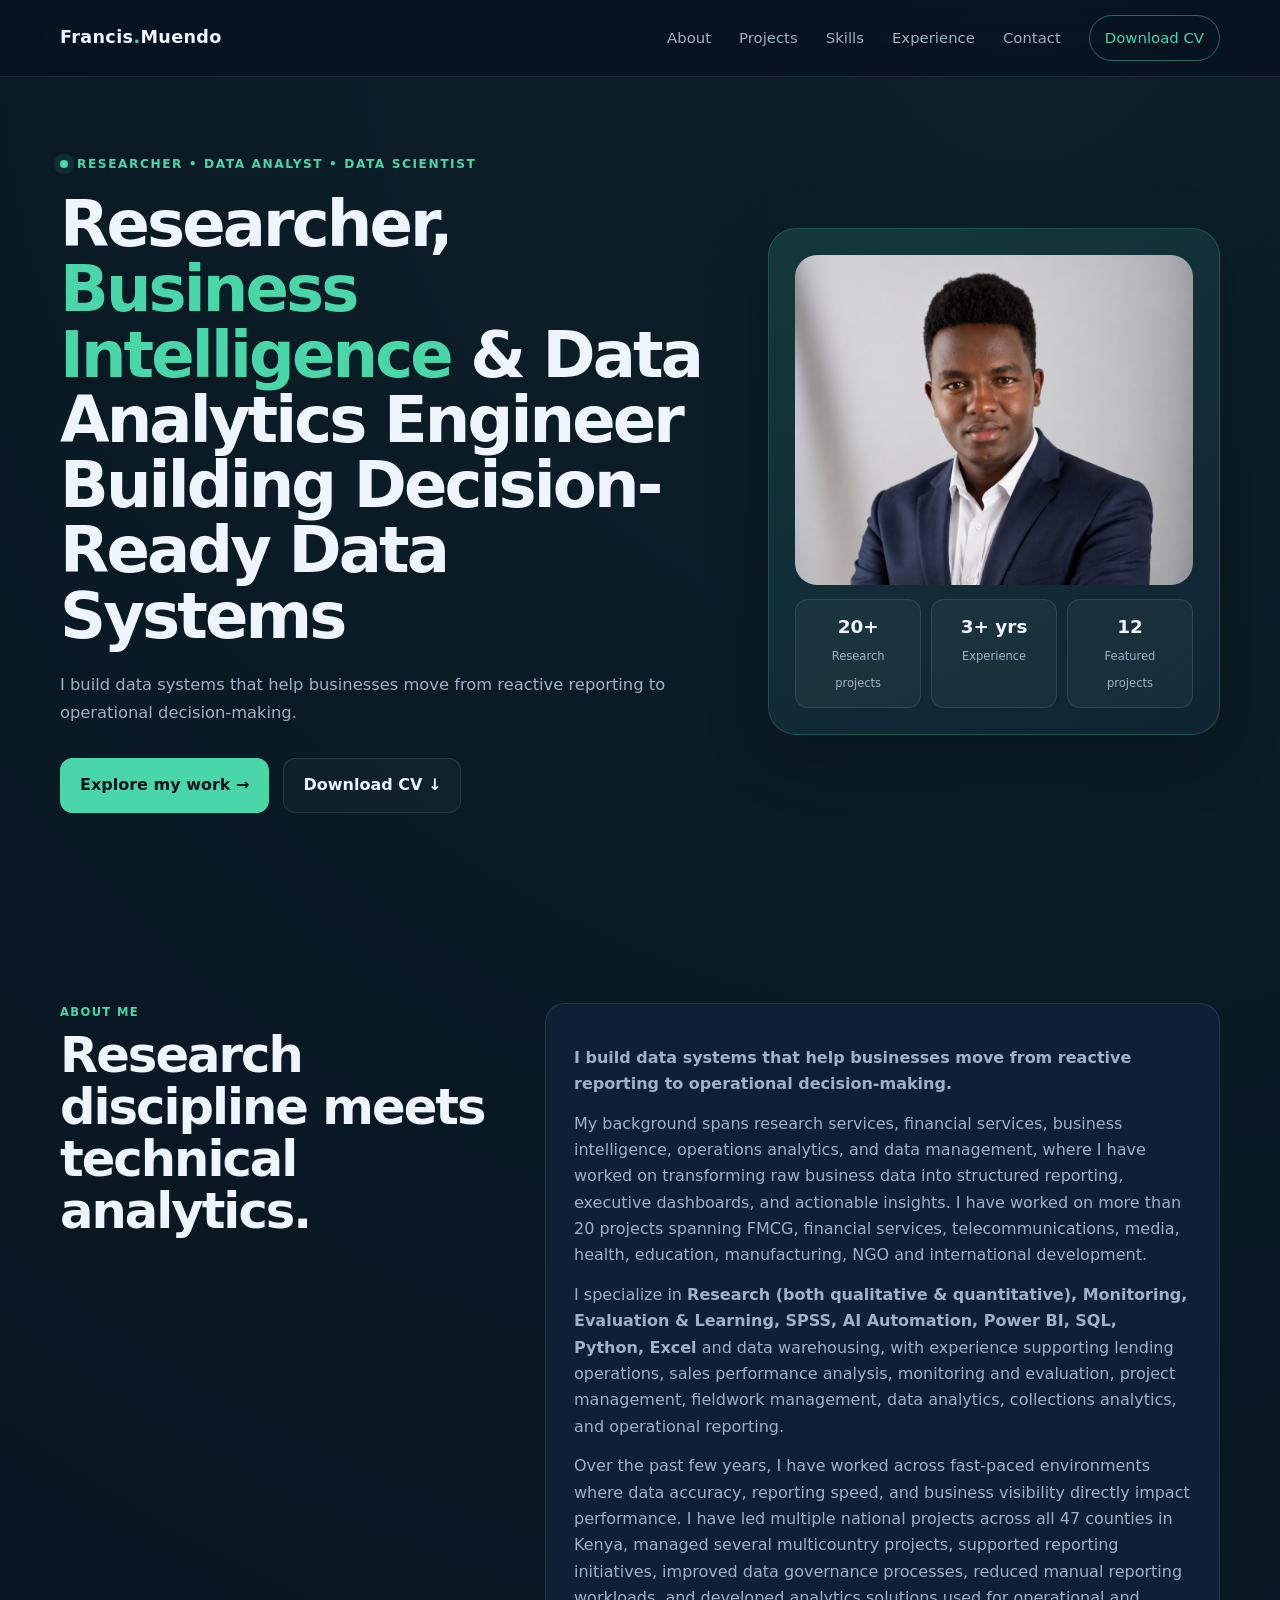
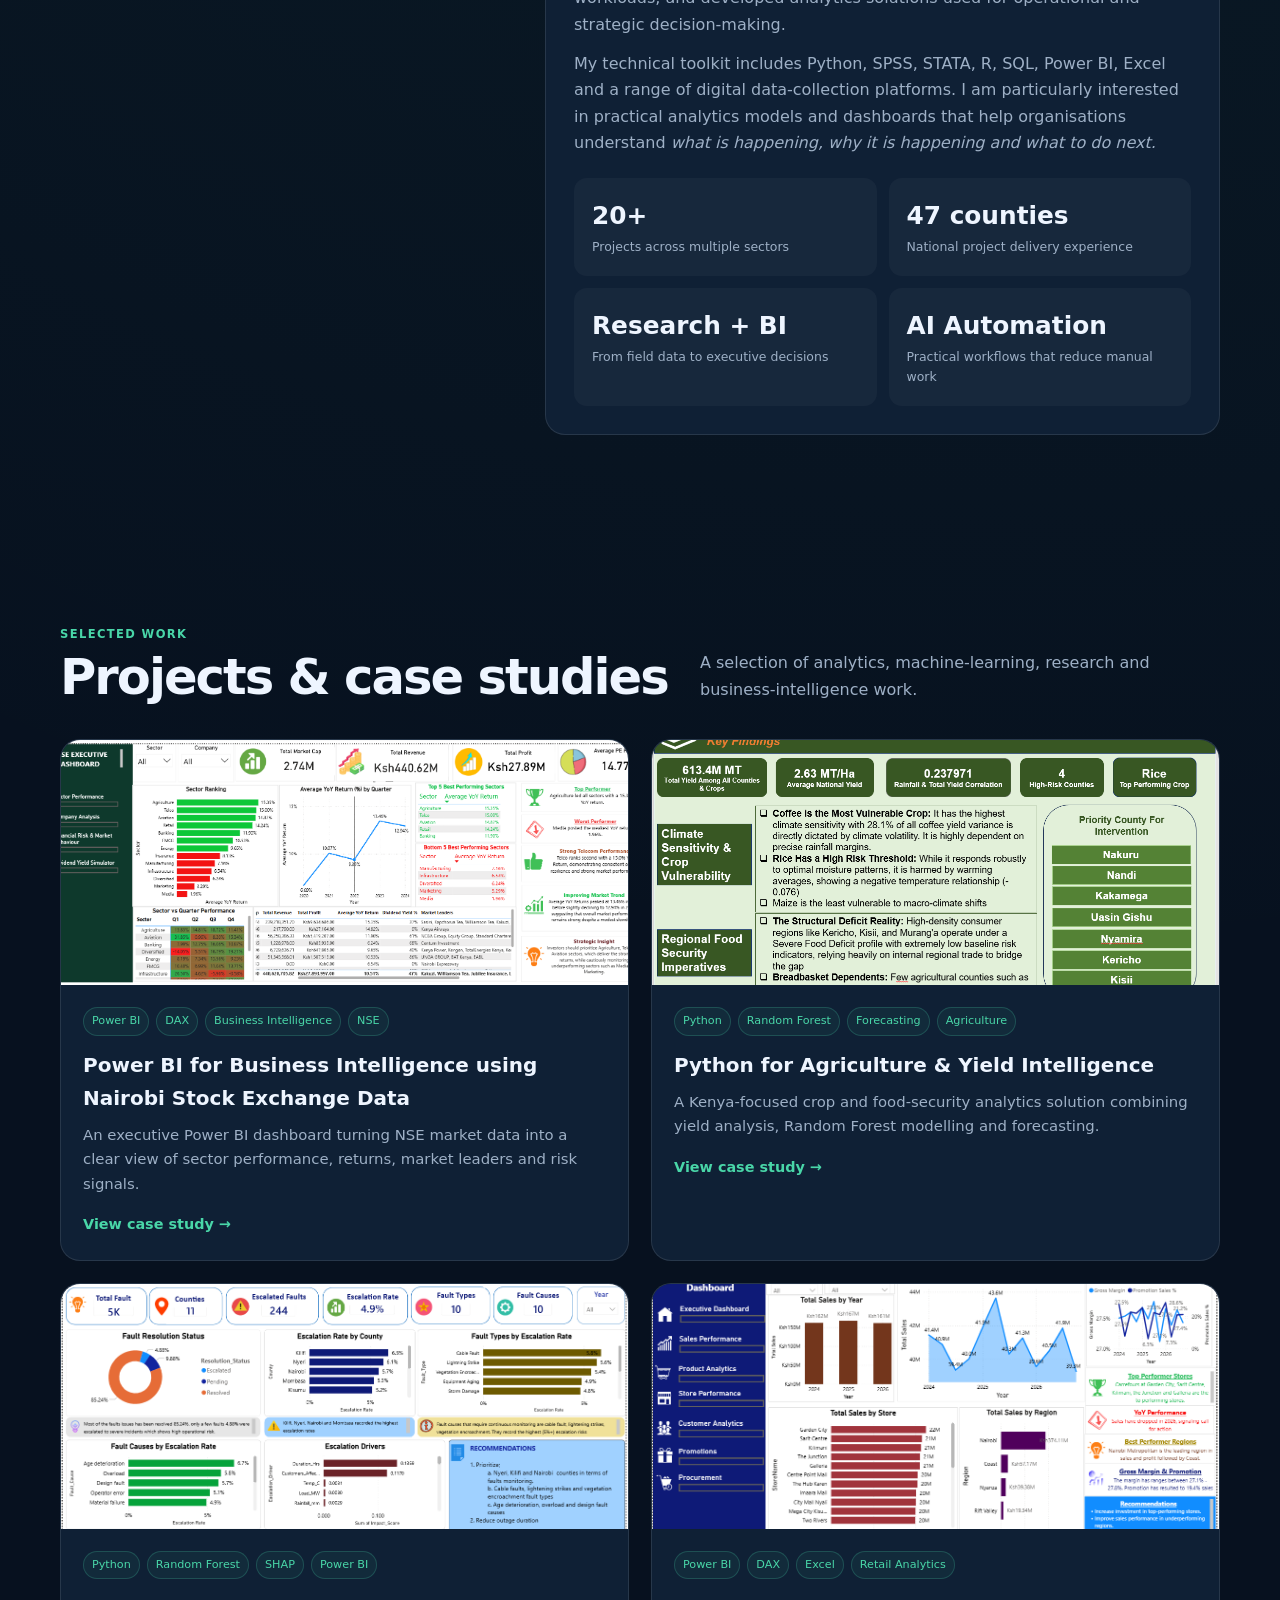
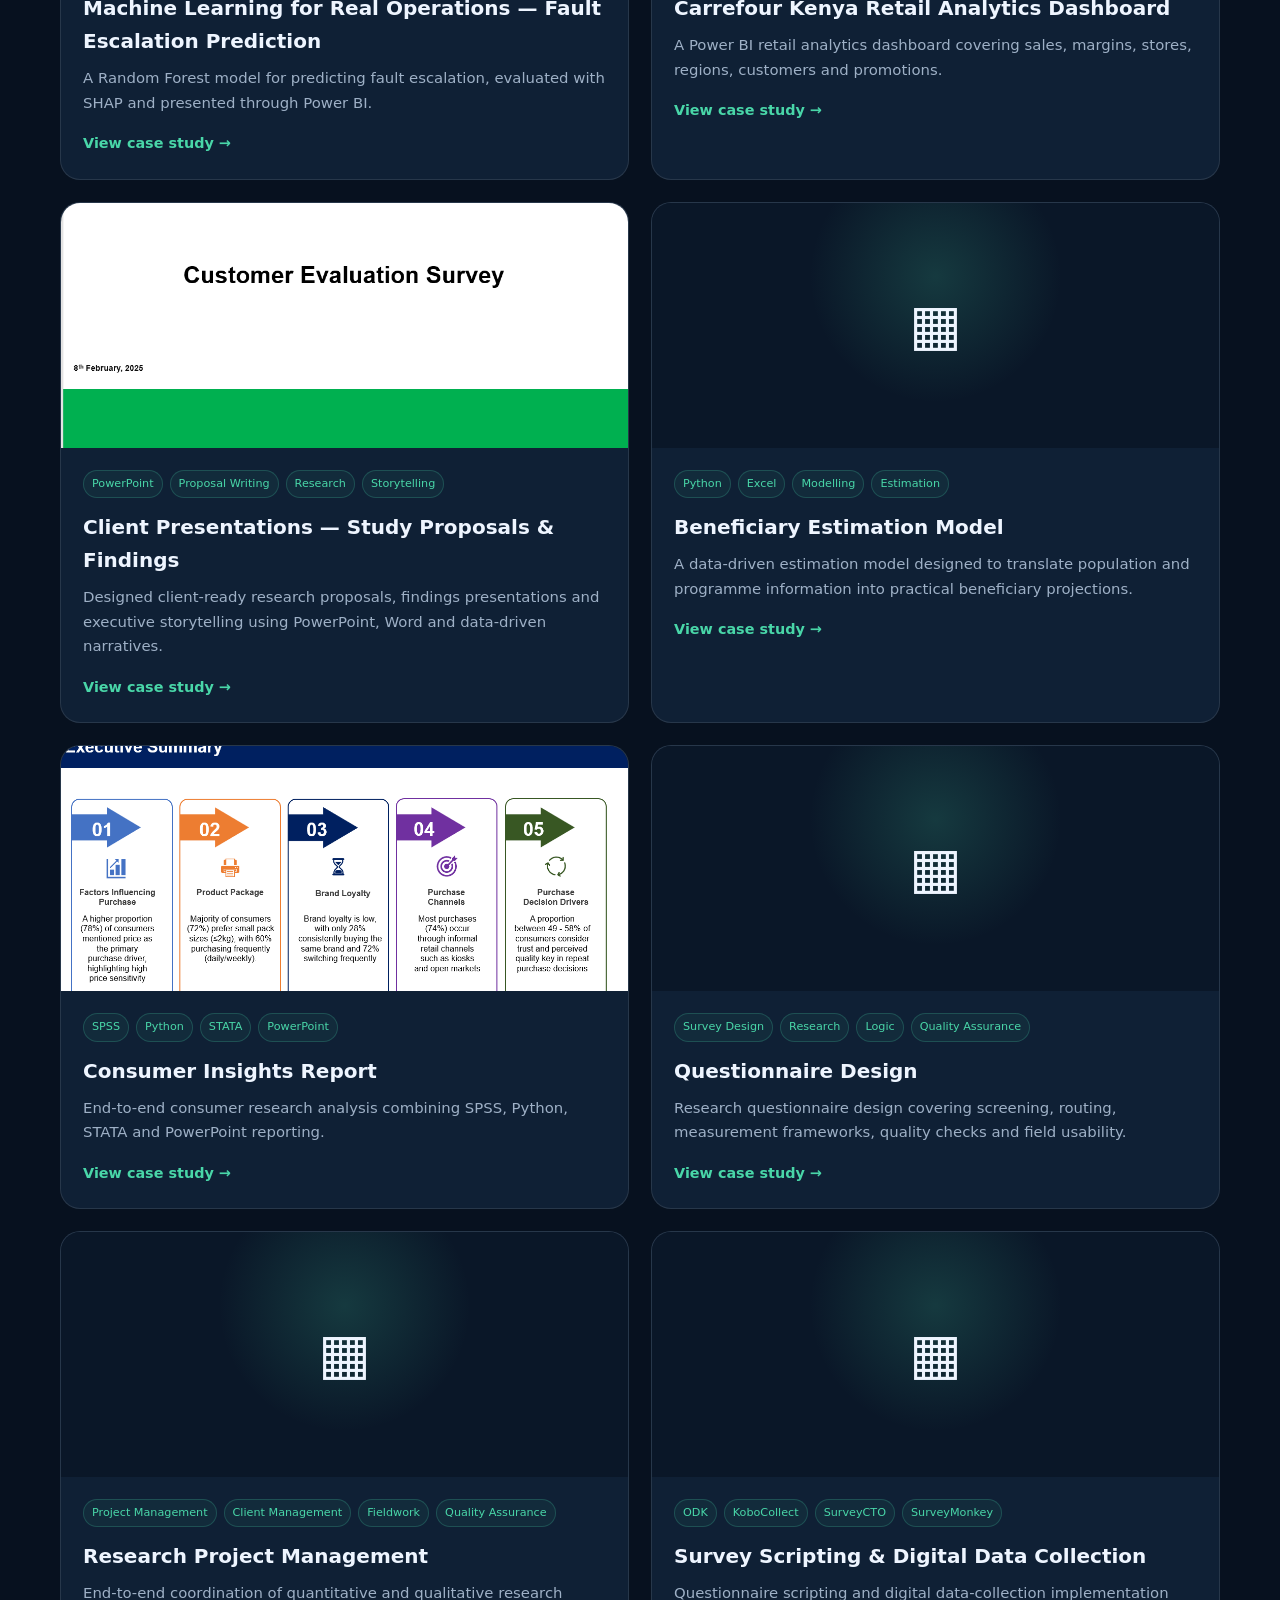
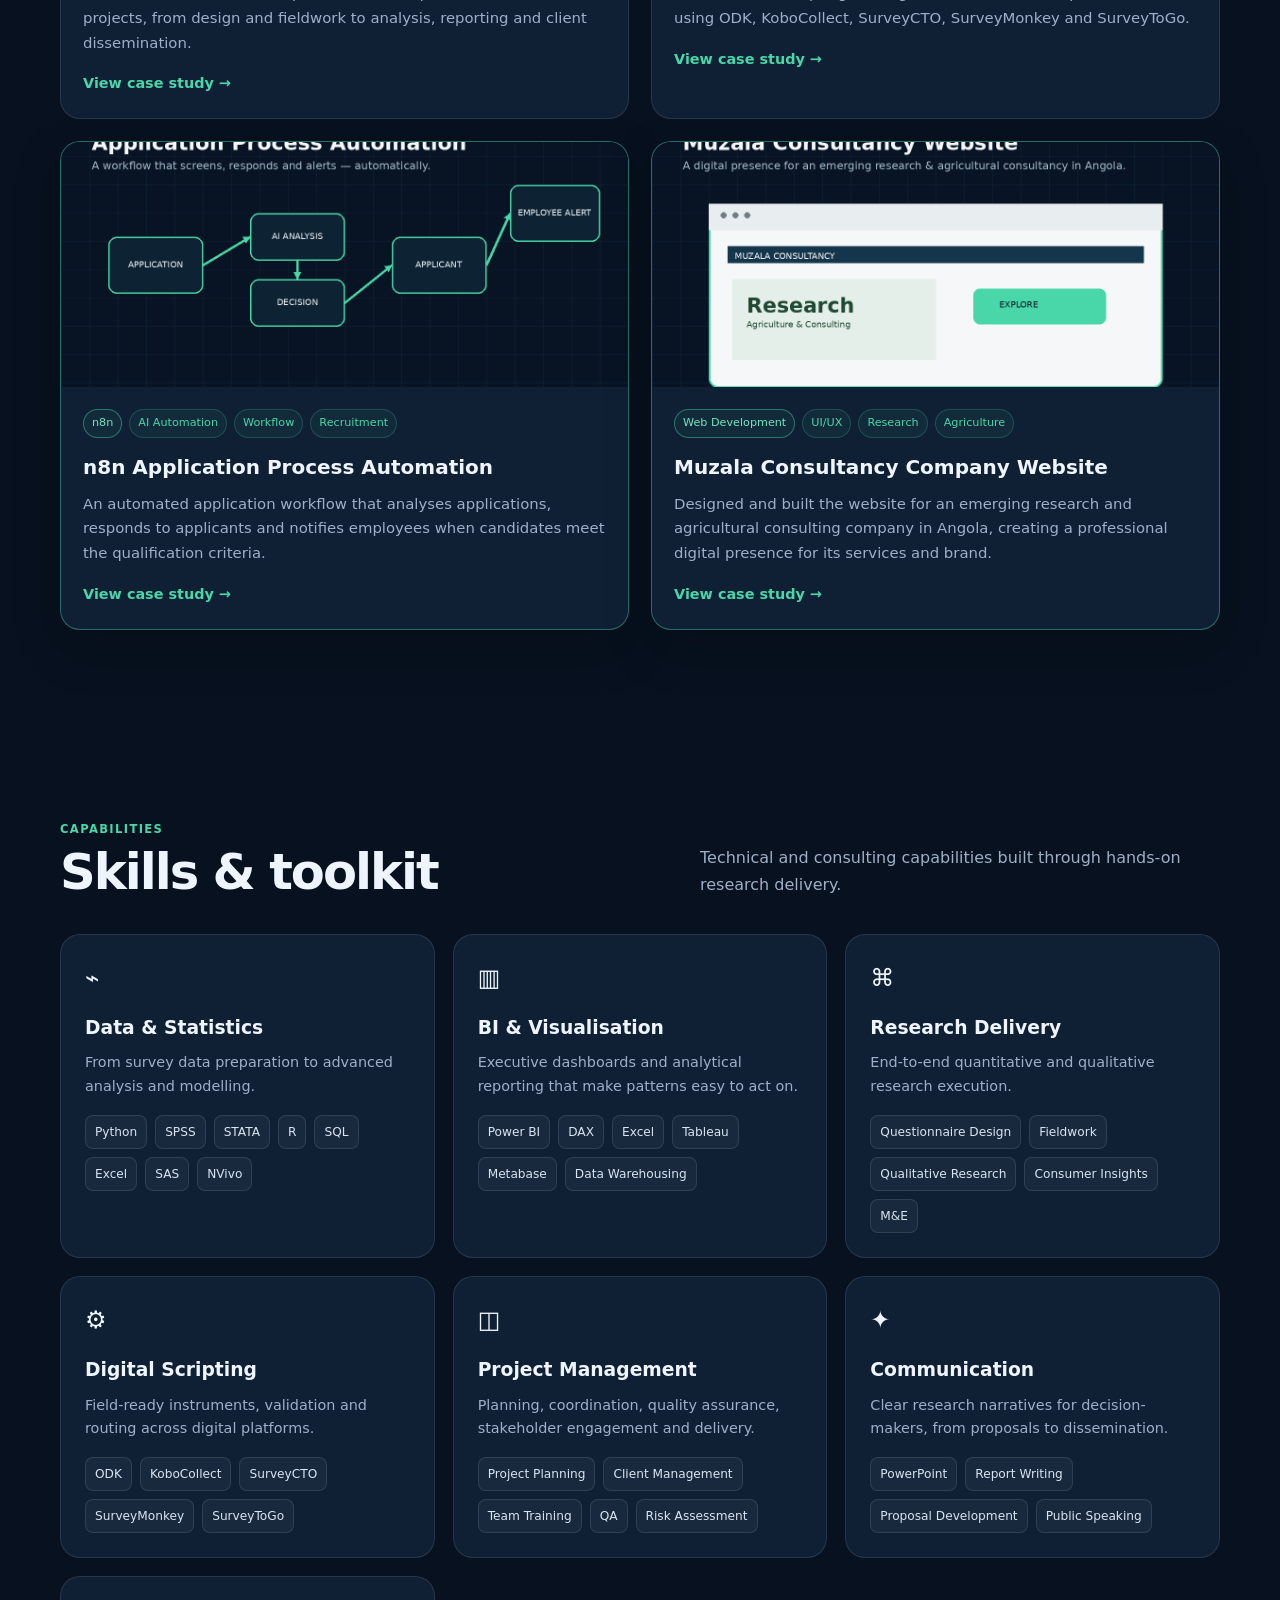
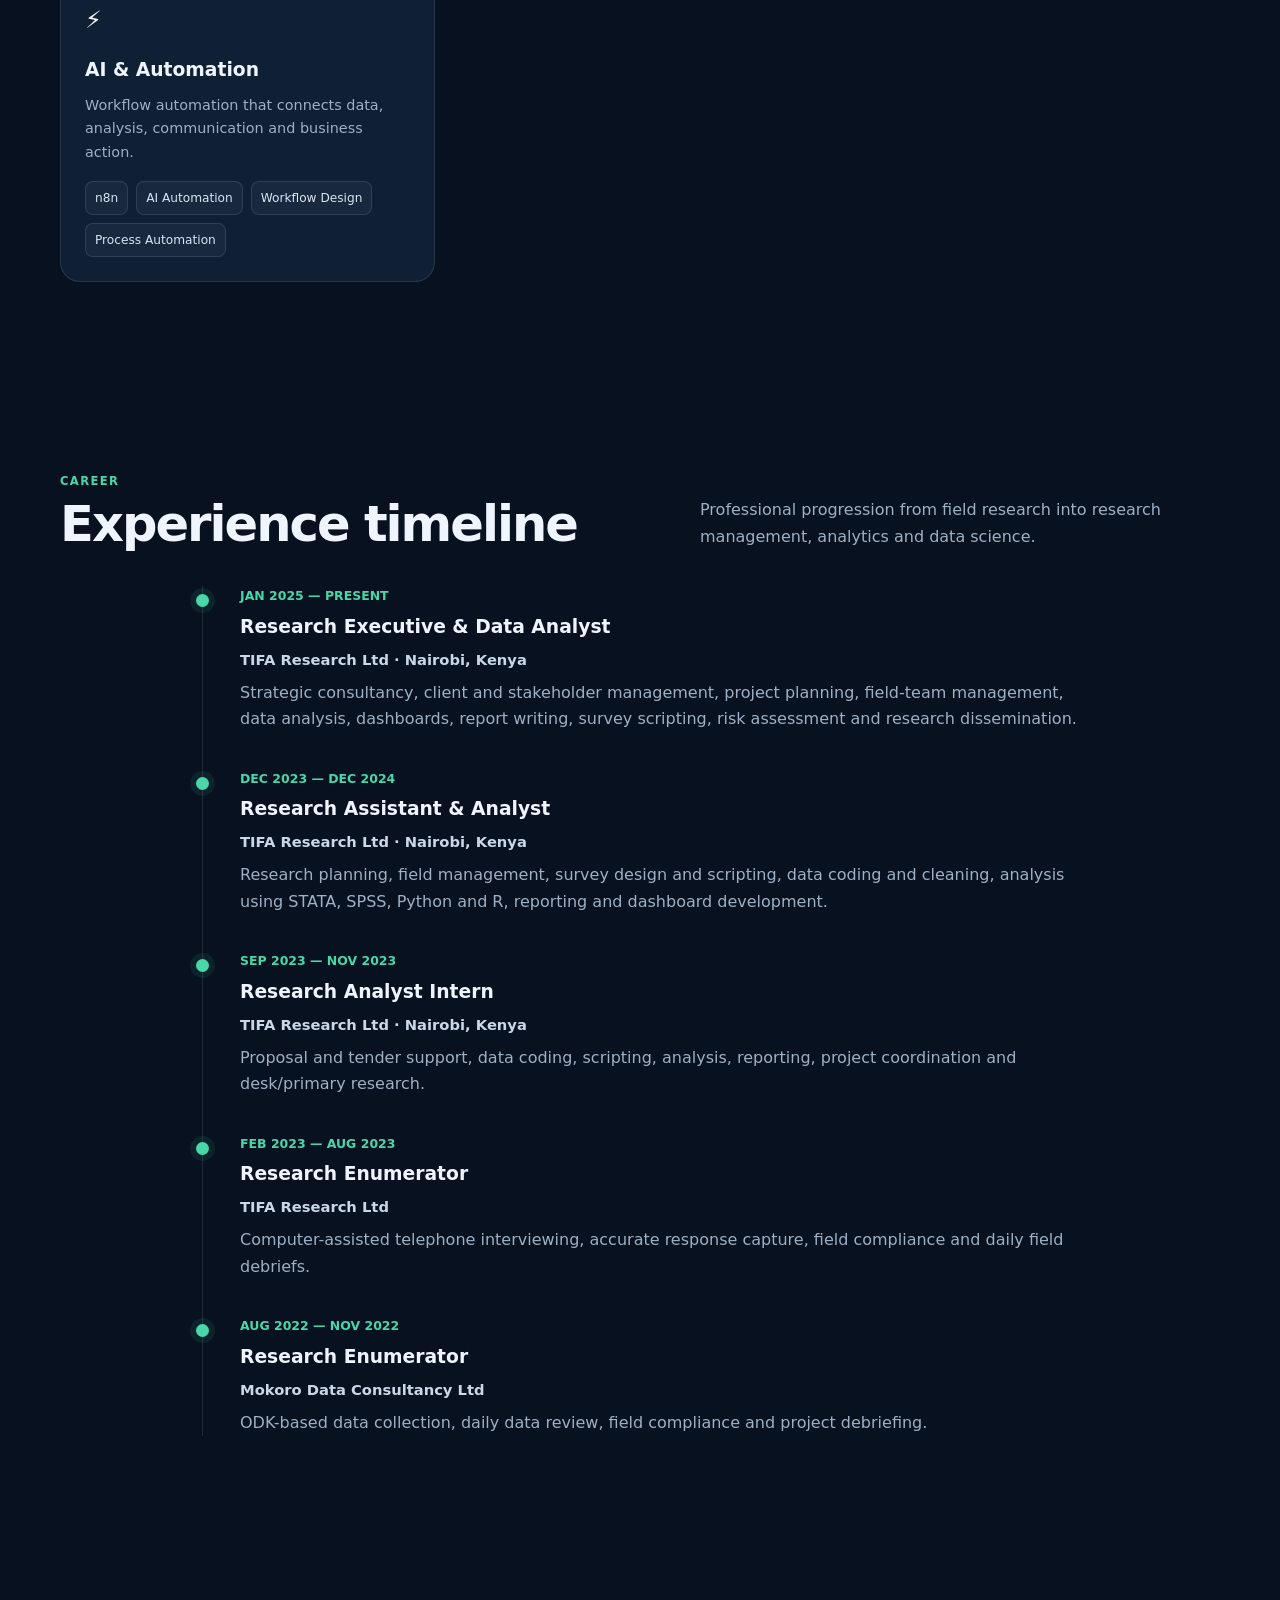
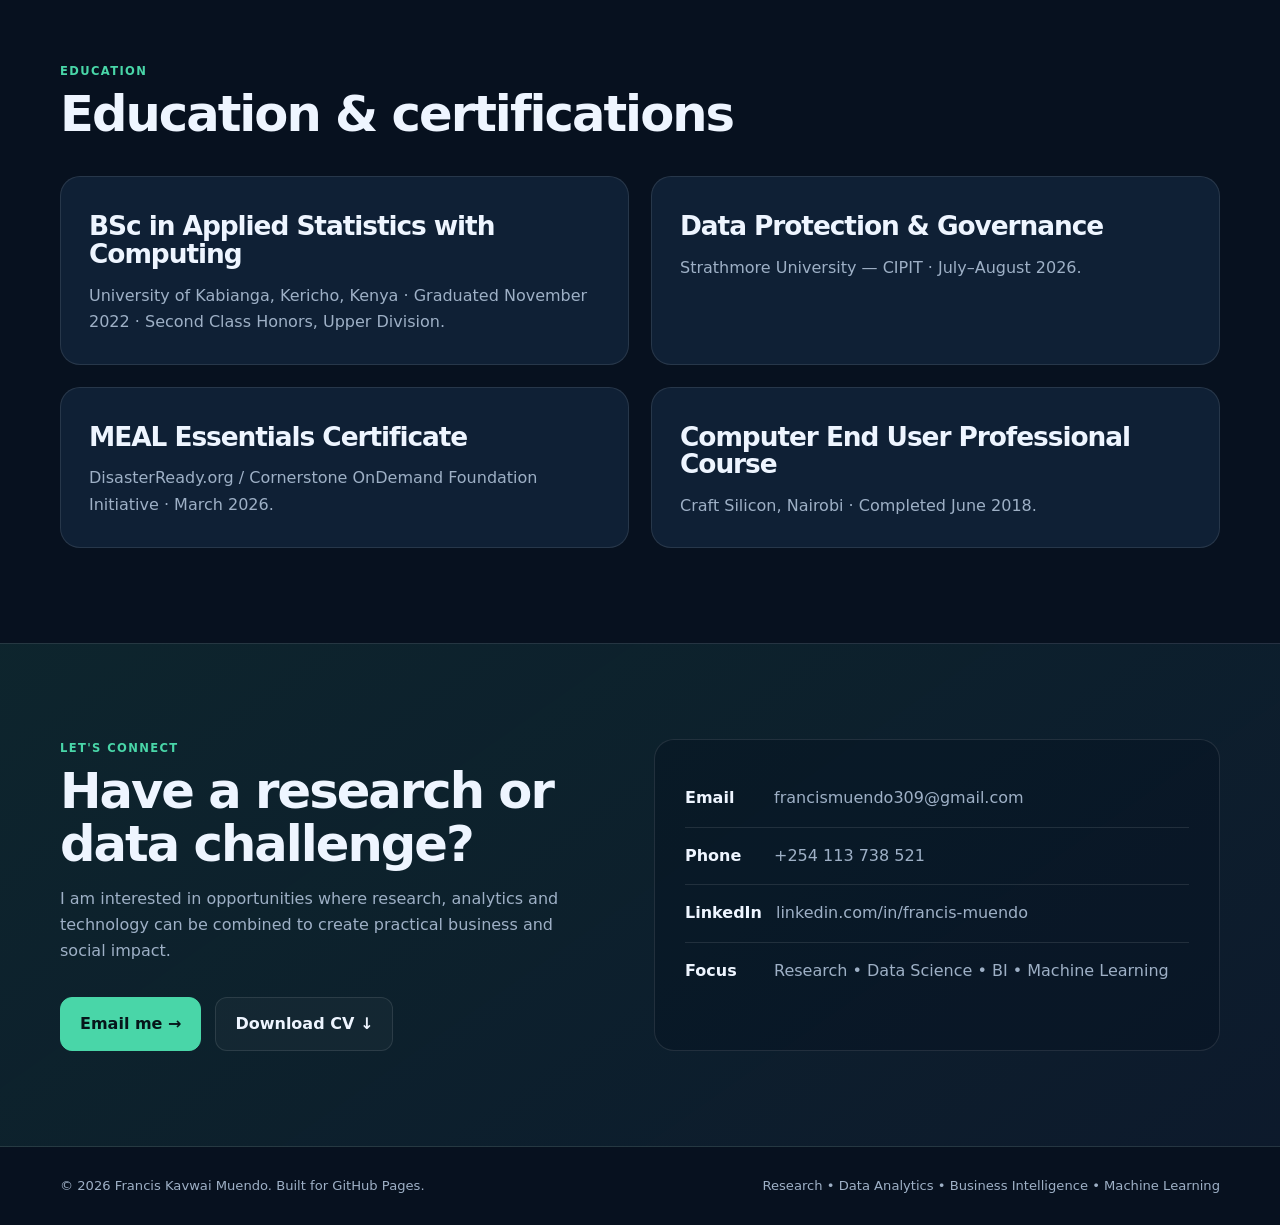
<file: index.html>
<!DOCTYPE html>
<html lang="en">
<head>
<meta charset="UTF-8">
<meta name="viewport" content="width=device-width, initial-scale=1.0">
<meta name="description" content="Francis Kavwai Muendo — Researcher, Data Analyst and Data Scientist portfolio.">
<title>Francis Muendo | Research, Data & Business Intelligence</title>
<link rel="stylesheet" href="style.css">
</head>
<body>

<nav class="nav">
  <div class="container nav-inner">
    <a class="logo" href="index.html">Francis<span>.</span>Muendo</a>
    <button class="menu-btn" aria-label="Open navigation" aria-expanded="false">☰</button>
    <div class="nav-links">
      <a href="index.html#about">About</a>
      <a href="index.html#projects">Projects</a>
      <a href="index.html#skills">Skills</a>
      <a href="index.html#experience">Experience</a>
      <a href="index.html#contact">Contact</a>
      <a class="nav-cta" href="Francis-Muendo-CV.pdf">Download CV</a>
    </div>
  </div>
</nav>

<main>
<section class="hero" id="home">
  <div class="container hero-grid">
    <div class="reveal">
      <div class="eyebrow"><span class="dot"></span> Researcher • Data Analyst • Data Scientist</div>
      <h1>Researcher, <span class="accent">Business Intelligence</span> & Data Analytics Engineer Building Decision-Ready Data Systems</h1>
      <p class="hero-copy">I build data systems that help businesses move from reactive reporting to operational decision-making.</p>
      <div class="actions">
        <a class="btn btn-primary" href="#projects">Explore my work →</a>
        <a class="btn btn-secondary" href="Francis-Muendo-CV.pdf" download>Download CV ↓</a>
      </div>
    </div>
    <div class="hero-card reveal">
      <div class="profile-orbit profile-photo"><img src="francis-muendo.jpeg" alt="Francis Muendo"></div>
      <div class="metric-strip">
        <div class="metric"><strong>20+</strong><span>Research projects</span></div>
        <div class="metric"><strong>3+ yrs</strong><span>Experience</span></div>
        <div class="metric"><strong>12</strong><span>Featured projects</span></div>
      </div>
    </div>
  </div>
</section>

<section id="about">
 <div class="container about-grid">
  <div class="reveal">
    <div class="kicker">About me</div><h2>Research discipline meets technical analytics.</h2>
  </div>
  <div class="about-panel reveal">
    <p><strong>I build data systems that help businesses move from reactive reporting to operational decision-making.</strong></p>
    <p>My background spans research services, financial services, business intelligence, operations analytics, and data management, where I have worked on transforming raw business data into structured reporting, executive dashboards, and actionable insights. I have worked on more than 20 projects spanning FMCG, financial services, telecommunications, media, health, education, manufacturing, NGO and international development.</p>
    <p>I specialize in <strong>Research (both qualitative & quantitative), Monitoring, Evaluation & Learning, SPSS, AI Automation, Power BI, SQL, Python, Excel</strong> and data warehousing, with experience supporting lending operations, sales performance analysis, monitoring and evaluation, project management, fieldwork management, data analytics, collections analytics, and operational reporting.</p>
    <p>Over the past few years, I have worked across fast-paced environments where data accuracy, reporting speed, and business visibility directly impact performance. I have led multiple national projects across all 47 counties in Kenya, managed several multicountry projects, supported reporting initiatives, improved data governance processes, reduced manual reporting workloads, and developed analytics solutions used for operational and strategic decision-making.</p>
    <p>My technical toolkit includes Python, SPSS, STATA, R, SQL, Power BI, Excel and a range of digital data-collection platforms. I am particularly interested in practical analytics models and dashboards that help organisations understand <em>what is happening, why it is happening and what to do next.</em></p>
    <div class="stats">
      <div class="stat"><strong>20+</strong><span>Projects across multiple sectors</span></div>
      <div class="stat"><strong>47 counties</strong><span>National project delivery experience</span></div>
      <div class="stat"><strong>Research + BI</strong><span>From field data to executive decisions</span></div>
      <div class="stat"><strong>AI Automation</strong><span>Practical workflows that reduce manual work</span></div>
    </div>
  </div>
 </div>
</section>

<section id="projects">
 <div class="container">
  <div class="section-head reveal">
   <div><div class="kicker">Selected work</div><h2>Projects & case studies</h2></div>
   <p>A selection of analytics, machine-learning, research and business-intelligence work.</p>
  </div>
  <div class="project-grid">
   
   <article class="project-card reveal">
     <div class="project-image"><img src="nse.png" alt="Power BI for Business Intelligence using Nairobi Stock Exchange Data dashboard"></div>
     <div class="project-body">
       <div class="tags"><span class="tag">Power BI</span><span class="tag">DAX</span><span class="tag">Business Intelligence</span><span class="tag">NSE</span></div>
       <h3>Power BI for Business Intelligence using Nairobi Stock Exchange Data</h3>
       <p>An executive Power BI dashboard turning NSE market data into a clear view of sector performance, returns, market leaders and risk signals.</p>
       <a class="card-link" href="nse-business-intelligence.html">View case study →</a>
     </div>
   </article>
   <article class="project-card reveal">
     <div class="project-image"><img src="agri.png" alt="Python for Agriculture & Yield Intelligence dashboard"></div>
     <div class="project-body">
       <div class="tags"><span class="tag">Python</span><span class="tag">Random Forest</span><span class="tag">Forecasting</span><span class="tag">Agriculture</span></div>
       <h3>Python for Agriculture & Yield Intelligence</h3>
       <p>A Kenya-focused crop and food-security analytics solution combining yield analysis, Random Forest modelling and forecasting.</p>
       <a class="card-link" href="agriculture-yield-intelligence.html">View case study →</a>
     </div>
   </article>
   <article class="project-card reveal">
     <div class="project-image"><img src="power.png" alt="Machine Learning for Real Operations — Fault Escalation Prediction dashboard"></div>
     <div class="project-body">
       <div class="tags"><span class="tag">Python</span><span class="tag">Random Forest</span><span class="tag">SHAP</span><span class="tag">Power BI</span></div>
       <h3>Machine Learning for Real Operations — Fault Escalation Prediction</h3>
       <p>A Random Forest model for predicting fault escalation, evaluated with SHAP and presented through Power BI.</p>
       <a class="card-link" href="kenya-power-fault-escalation.html">View case study →</a>
     </div>
   </article>
   <article class="project-card reveal">
     <div class="project-image"><img src="carrefour.png" alt="Carrefour Kenya Retail Analytics Dashboard dashboard"></div>
     <div class="project-body">
       <div class="tags"><span class="tag">Power BI</span><span class="tag">DAX</span><span class="tag">Excel</span><span class="tag">Retail Analytics</span></div>
       <h3>Carrefour Kenya Retail Analytics Dashboard</h3>
       <p>A Power BI retail analytics dashboard covering sales, margins, stores, regions, customers and promotions.</p>
       <a class="card-link" href="carrefour-retail-analytics.html">View case study →</a>
     </div>
   </article>
   <article class="project-card reveal">
     <div class="project-image"><img src="presentation.png" alt="Client Presentations — Study Proposals & Findings dashboard"></div>
     <div class="project-body">
       <div class="tags"><span class="tag">PowerPoint</span><span class="tag">Proposal Writing</span><span class="tag">Research</span><span class="tag">Storytelling</span></div>
       <h3>Client Presentations — Study Proposals & Findings</h3>
       <p>Designed client-ready research proposals, findings presentations and executive storytelling using PowerPoint, Word and data-driven narratives.</p>
       <a class="card-link" href="client-presentations.html">View case study →</a>
     </div>
   </article>
   <article class="project-card reveal">
     <div class="project-image"><div style="height:100%;display:grid;place-items:center;background:radial-gradient(circle at 50% 30%,rgba(73,214,168,.18),transparent 38%),#0a1728;"><div style="font-size:3.5rem">▦</div></div></div>
     <div class="project-body">
       <div class="tags"><span class="tag">Python</span><span class="tag">Excel</span><span class="tag">Modelling</span><span class="tag">Estimation</span></div>
       <h3>Beneficiary Estimation Model</h3>
       <p>A data-driven estimation model designed to translate population and programme information into practical beneficiary projections.</p>
       <a class="card-link" href="beneficiary-estimation-model.html">View case study →</a>
     </div>
   </article>
   <article class="project-card reveal">
     <div class="project-image"><img src="consumer.png" alt="Consumer Insights Report dashboard"></div>
     <div class="project-body">
       <div class="tags"><span class="tag">SPSS</span><span class="tag">Python</span><span class="tag">STATA</span><span class="tag">PowerPoint</span></div>
       <h3>Consumer Insights Report</h3>
       <p>End-to-end consumer research analysis combining SPSS, Python, STATA and PowerPoint reporting.</p>
       <a class="card-link" href="consumer-insights-report.html">View case study →</a>
     </div>
   </article>
   <article class="project-card reveal">
     <div class="project-image"><div style="height:100%;display:grid;place-items:center;background:radial-gradient(circle at 50% 30%,rgba(73,214,168,.18),transparent 38%),#0a1728;"><div style="font-size:3.5rem">▦</div></div></div>
     <div class="project-body">
       <div class="tags"><span class="tag">Survey Design</span><span class="tag">Research</span><span class="tag">Logic</span><span class="tag">Quality Assurance</span></div>
       <h3>Questionnaire Design</h3>
       <p>Research questionnaire design covering screening, routing, measurement frameworks, quality checks and field usability.</p>
       <a class="card-link" href="questionnaire-design.html">View case study →</a>
     </div>
   </article>
   <article class="project-card reveal">
     <div class="project-image"><div style="height:100%;display:grid;place-items:center;background:radial-gradient(circle at 50% 30%,rgba(73,214,168,.18),transparent 38%),#0a1728;"><div style="font-size:3.5rem">▦</div></div></div>
     <div class="project-body">
       <div class="tags"><span class="tag">Project Management</span><span class="tag">Client Management</span><span class="tag">Fieldwork</span><span class="tag">Quality Assurance</span></div>
       <h3>Research Project Management</h3>
       <p>End-to-end coordination of quantitative and qualitative research projects, from design and fieldwork to analysis, reporting and client dissemination.</p>
       <a class="card-link" href="project-management.html">View case study →</a>
     </div>
   </article>
   <article class="project-card reveal">
     <div class="project-image"><div style="height:100%;display:grid;place-items:center;background:radial-gradient(circle at 50% 30%,rgba(73,214,168,.18),transparent 38%),#0a1728;"><div style="font-size:3.5rem">▦</div></div></div>
     <div class="project-body">
       <div class="tags"><span class="tag">ODK</span><span class="tag">KoboCollect</span><span class="tag">SurveyCTO</span><span class="tag">SurveyMonkey</span></div>
       <h3>Survey Scripting & Digital Data Collection</h3>
       <p>Questionnaire scripting and digital data-collection implementation using ODK, KoboCollect, SurveyCTO, SurveyMonkey and SurveyToGo.</p>
       <a class="card-link" href="survey-scripting.html">View case study →</a>
     </div>
   </article>

   <article class="project-card reveal featured-project">
     <div class="project-image"><img src="n8n-application-automation.png" alt="n8n application process automation workflow"></div>
     <div class="project-body">
       <div class="tags"><span class="tag">n8n</span><span class="tag">AI Automation</span><span class="tag">Workflow</span><span class="tag">Recruitment</span></div>
       <h3>n8n Application Process Automation</h3>
       <p>An automated application workflow that analyses applications, responds to applicants and notifies employees when candidates meet the qualification criteria.</p>
       <a class="card-link" href="n8n-application-automation.html">View case study →</a>
     </div>
   </article>

   <article class="project-card reveal featured-project">
     <div class="project-image"><img src="muzala-consultancy-website.png" alt="Muzala Consultancy Company Website"></div>
     <div class="project-body">
       <div class="tags"><span class="tag">Web Development</span><span class="tag">UI/UX</span><span class="tag">Research</span><span class="tag">Agriculture</span></div>
       <h3>Muzala Consultancy Company Website</h3>
       <p>Designed and built the website for an emerging research and agricultural consulting company in Angola, creating a professional digital presence for its services and brand.</p>
       <a class="card-link" href="muzala-consultancy-website.html">View case study →</a>
     </div>
   </article>
  </div>
 </div>
</section>

<section id="skills">
 <div class="container">
  <div class="section-head reveal">
   <div><div class="kicker">Capabilities</div><h2>Skills & toolkit</h2></div>
   <p>Technical and consulting capabilities built through hands-on research delivery.</p>
  </div>
  <div class="skills">
   <div class="skill-card reveal"><div class="skill-icon">⌁</div><h3>Data & Statistics</h3><p>From survey data preparation to advanced analysis and modelling.</p><div class="skill-list"><span>Python</span><span>SPSS</span><span>STATA</span><span>R</span><span>SQL</span><span>Excel</span><span>SAS</span><span>NVivo</span></div></div>
   <div class="skill-card reveal"><div class="skill-icon">▥</div><h3>BI & Visualisation</h3><p>Executive dashboards and analytical reporting that make patterns easy to act on.</p><div class="skill-list"><span>Power BI</span><span>DAX</span><span>Excel</span><span>Tableau</span><span>Metabase</span><span>Data Warehousing</span></div></div>
   <div class="skill-card reveal"><div class="skill-icon">⌘</div><h3>Research Delivery</h3><p>End-to-end quantitative and qualitative research execution.</p><div class="skill-list"><span>Questionnaire Design</span><span>Fieldwork</span><span>Qualitative Research</span><span>Consumer Insights</span><span>M&E</span></div></div>
   <div class="skill-card reveal"><div class="skill-icon">⚙</div><h3>Digital Scripting</h3><p>Field-ready instruments, validation and routing across digital platforms.</p><div class="skill-list"><span>ODK</span><span>KoboCollect</span><span>SurveyCTO</span><span>SurveyMonkey</span><span>SurveyToGo</span></div></div>
   <div class="skill-card reveal"><div class="skill-icon">◫</div><h3>Project Management</h3><p>Planning, coordination, quality assurance, stakeholder engagement and delivery.</p><div class="skill-list"><span>Project Planning</span><span>Client Management</span><span>Team Training</span><span>QA</span><span>Risk Assessment</span></div></div>
   <div class="skill-card reveal"><div class="skill-icon">✦</div><h3>Communication</h3><p>Clear research narratives for decision-makers, from proposals to dissemination.</p><div class="skill-list"><span>PowerPoint</span><span>Report Writing</span><span>Proposal Development</span><span>Public Speaking</span></div></div>
   <div class="skill-card reveal"><div class="skill-icon">⚡</div><h3>AI & Automation</h3><p>Workflow automation that connects data, analysis, communication and business action.</p><div class="skill-list"><span>n8n</span><span>AI Automation</span><span>Workflow Design</span><span>Process Automation</span></div></div>
  </div>
 </div>
</section>

<section id="experience">
 <div class="container">
  <div class="section-head reveal"><div><div class="kicker">Career</div><h2>Experience timeline</h2></div><p>Professional progression from field research into research management, analytics and data science.</p></div>
  <div class="timeline">
   <div class="timeline-item reveal"><span class="timeline-dot"></span><div class="date">JAN 2025 — PRESENT</div><h3>Research Executive & Data Analyst</h3><h4>TIFA Research Ltd · Nairobi, Kenya</h4><p>Strategic consultancy, client and stakeholder management, project planning, field-team management, data analysis, dashboards, report writing, survey scripting, risk assessment and research dissemination.</p></div>
   <div class="timeline-item reveal"><span class="timeline-dot"></span><div class="date">DEC 2023 — DEC 2024</div><h3>Research Assistant & Analyst</h3><h4>TIFA Research Ltd · Nairobi, Kenya</h4><p>Research planning, field management, survey design and scripting, data coding and cleaning, analysis using STATA, SPSS, Python and R, reporting and dashboard development.</p></div>
   <div class="timeline-item reveal"><span class="timeline-dot"></span><div class="date">SEP 2023 — NOV 2023</div><h3>Research Analyst Intern</h3><h4>TIFA Research Ltd · Nairobi, Kenya</h4><p>Proposal and tender support, data coding, scripting, analysis, reporting, project coordination and desk/primary research.</p></div>
   <div class="timeline-item reveal"><span class="timeline-dot"></span><div class="date">FEB 2023 — AUG 2023</div><h3>Research Enumerator</h3><h4>TIFA Research Ltd</h4><p>Computer-assisted telephone interviewing, accurate response capture, field compliance and daily field debriefs.</p></div>
   <div class="timeline-item reveal"><span class="timeline-dot"></span><div class="date">AUG 2022 — NOV 2022</div><h3>Research Enumerator</h3><h4>Mokoro Data Consultancy Ltd</h4><p>ODK-based data collection, daily data review, field compliance and project debriefing.</p></div>
  </div>
 </div>
</section>

<section>
 <div class="container">
  <div class="section-head reveal"><div><div class="kicker">Education</div><h2>Education & certifications</h2></div></div>
  <div class="project-grid">
   <div class="detail-card reveal"><h2>BSc in Applied Statistics with Computing</h2><p>University of Kabianga, Kericho, Kenya · Graduated November 2022 · Second Class Honors, Upper Division.</p></div>
   <div class="detail-card reveal"><h2>Data Protection & Governance</h2><p>Strathmore University — CIPIT · July–August 2026.</p></div>
   <div class="detail-card reveal"><h2>MEAL Essentials Certificate</h2><p>DisasterReady.org / Cornerstone OnDemand Foundation Initiative · March 2026.</p></div>
   <div class="detail-card reveal"><h2>Computer End User Professional Course</h2><p>Craft Silicon, Nairobi · Completed June 2018.</p></div>
  </div>
 </div>
</section>

<section class="contact" id="contact">
 <div class="container contact-grid">
  <div class="reveal"><div class="kicker">Let's connect</div><h2>Have a research or data challenge?</h2><p style="color:var(--muted);margin-top:16px;max-width:540px">I am interested in opportunities where research, analytics and technology can be combined to create practical business and social impact.</p><div class="actions"><a class="btn btn-primary" href="mailto:francismuendo309@gmail.com">Email me →</a><a class="btn btn-secondary" href="Francis-Muendo-CV.pdf" download>Download CV ↓</a></div></div>
  <div class="contact-card reveal">
    <div class="contact-row"><strong>Email</strong><a href="mailto:francismuendo309@gmail.com">francismuendo309@gmail.com</a></div>
    <div class="contact-row"><strong>Phone</strong><span>+254 113 738 521</span></div>
    <div class="contact-row"><strong>LinkedIn</strong><a href="https://www.linkedin.com/in/francis-muendo-358ba225a/" target="_blank" rel="noopener">linkedin.com/in/francis-muendo</a></div>
    <div class="contact-row"><strong>Focus</strong><span>Research • Data Science • BI • Machine Learning</span></div>
  </div>
 </div>
</section>
</main>

<footer>
  <div class="container footer-inner">
    <p>© <span data-year></span> Francis Kavwai Muendo. Built for GitHub Pages.</p>
    <p>Research • Data Analytics • Business Intelligence • Machine Learning</p>
  </div>
</footer>

<script src="script.js"></script>
</body>
</html>
</file>
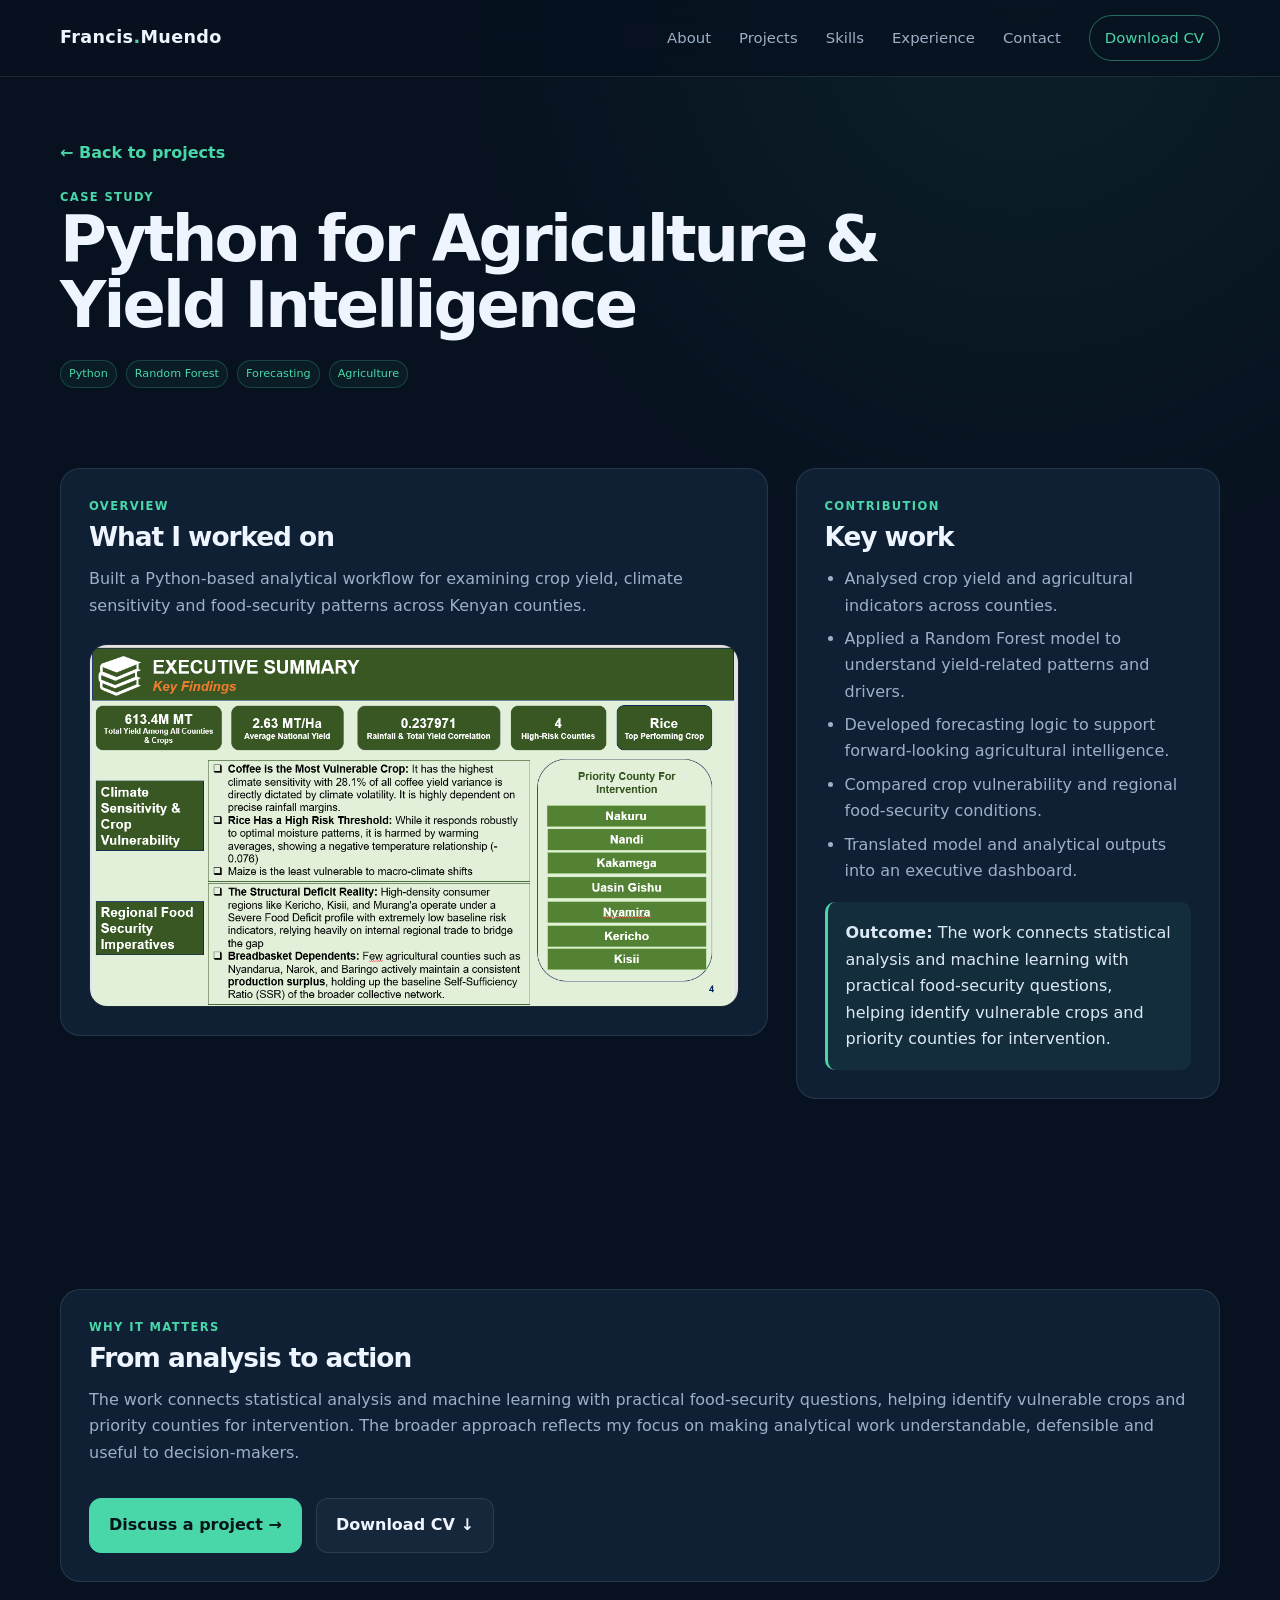
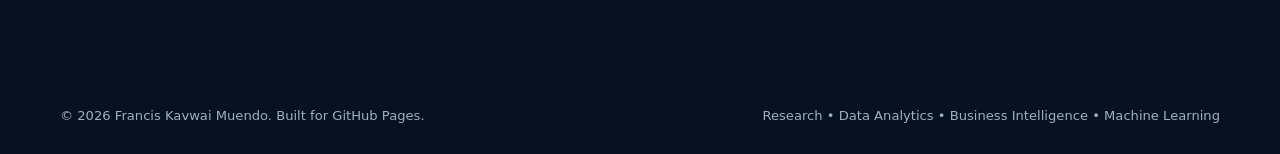
<file: agriculture-yield-intelligence.html>
<!DOCTYPE html>
<html lang="en">
<head>
<meta charset="UTF-8"><meta name="viewport" content="width=device-width, initial-scale=1.0">
<meta name="description" content="A Kenya-focused crop and food-security analytics solution combining yield analysis, Random Forest modelling and forecasting.">
<title>Python for Agriculture & Yield Intelligence | Francis Muendo</title>
<link rel="stylesheet" href="style.css">
</head>
<body>

<nav class="nav">
  <div class="container nav-inner">
    <a class="logo" href="index.html">Francis<span>.</span>Muendo</a>
    <button class="menu-btn" aria-label="Open navigation" aria-expanded="false">☰</button>
    <div class="nav-links">
      <a href="index.html#about">About</a>
      <a href="index.html#projects">Projects</a>
      <a href="index.html#skills">Skills</a>
      <a href="index.html#experience">Experience</a>
      <a href="index.html#contact">Contact</a>
      <a class="nav-cta" href="Francis-Muendo-CV.pdf">Download CV</a>
    </div>
  </div>
</nav>

<main>
<section class="project-hero">
 <div class="container">
  <a class="back" href="index.html#projects">← Back to projects</a>
  <div class="kicker">Case study</div>
  <h1>Python for Agriculture & Yield Intelligence</h1>
  <div class="project-meta"><span class="tag">Python</span><span class="tag">Random Forest</span><span class="tag">Forecasting</span><span class="tag">Agriculture</span></div>
 </div>
</section>
<section style="padding-top:15px">
 <div class="container detail-grid">
  <article class="detail-card reveal">
   <div class="kicker">Overview</div><h2>What I worked on</h2>
   <p>Built a Python-based analytical workflow for examining crop yield, climate sensitivity and food-security patterns across Kenyan counties.</p>
   <div class="case-image"><img src="agri.png" alt="Python for Agriculture & Yield Intelligence"></div>
  </article>
  <aside class="detail-card reveal">
   <div class="kicker">Contribution</div><h2>Key work</h2>
   <ul><li>Analysed crop yield and agricultural indicators across counties.</li><li>Applied a Random Forest model to understand yield-related patterns and drivers.</li><li>Developed forecasting logic to support forward-looking agricultural intelligence.</li><li>Compared crop vulnerability and regional food-security conditions.</li><li>Translated model and analytical outputs into an executive dashboard.</li></ul>
   <div class="callout"><strong>Outcome:</strong> The work connects statistical analysis and machine learning with practical food-security questions, helping identify vulnerable crops and priority counties for intervention.</div>
  </aside>
 </div>
</section>
<section>
 <div class="container">
  <div class="detail-card reveal">
   <div class="kicker">Why it matters</div>
   <h2>From analysis to action</h2>
   <p>The work connects statistical analysis and machine learning with practical food-security questions, helping identify vulnerable crops and priority counties for intervention. The broader approach reflects my focus on making analytical work understandable, defensible and useful to decision-makers.</p>
   <div class="actions"><a class="btn btn-primary" href="index.html#contact">Discuss a project →</a><a class="btn btn-secondary" href="Francis-Muendo-CV.pdf" download>Download CV ↓</a></div>
  </div>
 </div>
</section>
</main>

<footer>
  <div class="container footer-inner">
    <p>© <span data-year></span> Francis Kavwai Muendo. Built for GitHub Pages.</p>
    <p>Research • Data Analytics • Business Intelligence • Machine Learning</p>
  </div>
</footer>

<script src="script.js"></script>
</body>
</html>
</file>
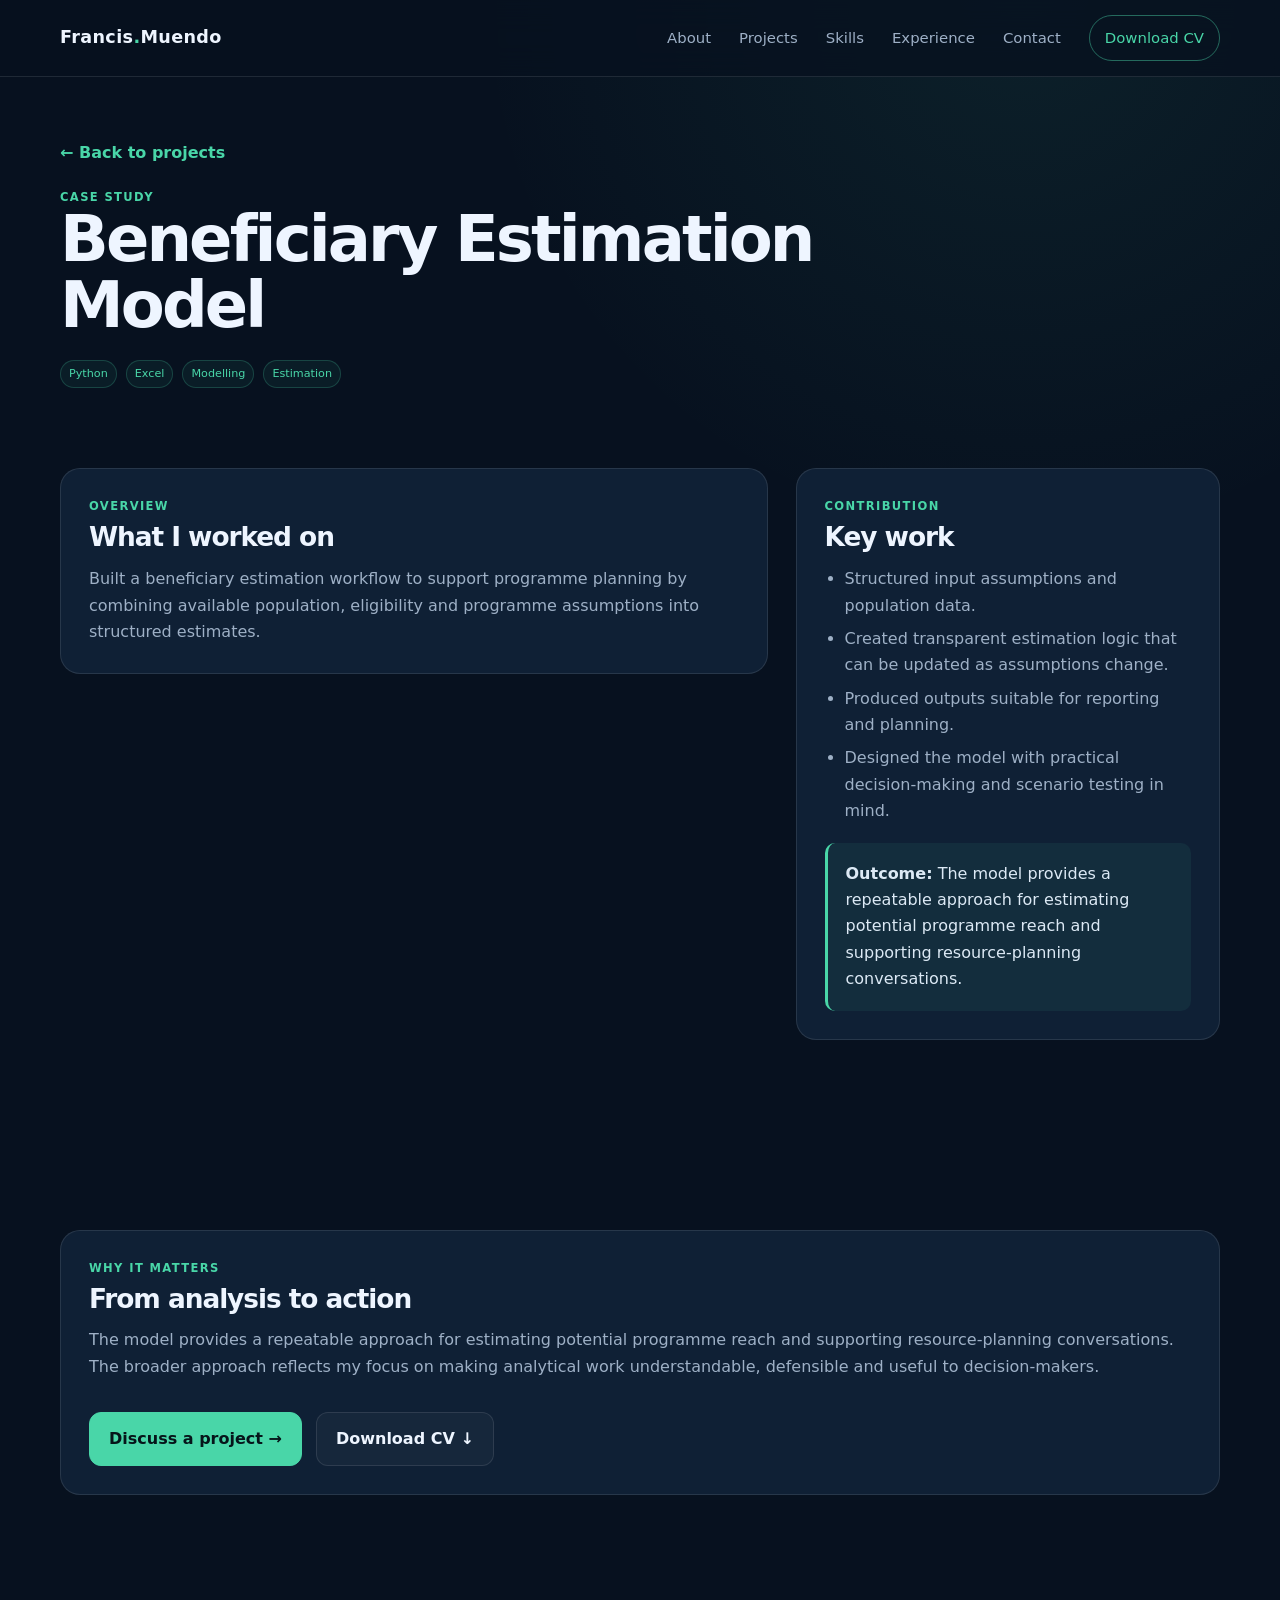
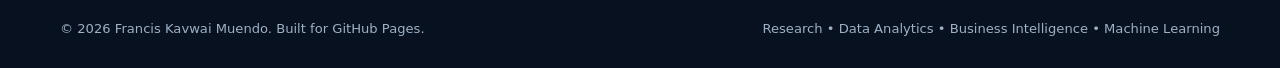
<file: beneficiary-estimation-model.html>
<!DOCTYPE html>
<html lang="en">
<head>
<meta charset="UTF-8"><meta name="viewport" content="width=device-width, initial-scale=1.0">
<meta name="description" content="A data-driven estimation model designed to translate population and programme information into practical beneficiary projections.">
<title>Beneficiary Estimation Model | Francis Muendo</title>
<link rel="stylesheet" href="style.css">
</head>
<body>

<nav class="nav">
  <div class="container nav-inner">
    <a class="logo" href="index.html">Francis<span>.</span>Muendo</a>
    <button class="menu-btn" aria-label="Open navigation" aria-expanded="false">☰</button>
    <div class="nav-links">
      <a href="index.html#about">About</a>
      <a href="index.html#projects">Projects</a>
      <a href="index.html#skills">Skills</a>
      <a href="index.html#experience">Experience</a>
      <a href="index.html#contact">Contact</a>
      <a class="nav-cta" href="Francis-Muendo-CV.pdf">Download CV</a>
    </div>
  </div>
</nav>

<main>
<section class="project-hero">
 <div class="container">
  <a class="back" href="index.html#projects">← Back to projects</a>
  <div class="kicker">Case study</div>
  <h1>Beneficiary Estimation Model</h1>
  <div class="project-meta"><span class="tag">Python</span><span class="tag">Excel</span><span class="tag">Modelling</span><span class="tag">Estimation</span></div>
 </div>
</section>
<section style="padding-top:15px">
 <div class="container detail-grid">
  <article class="detail-card reveal">
   <div class="kicker">Overview</div><h2>What I worked on</h2>
   <p>Built a beneficiary estimation workflow to support programme planning by combining available population, eligibility and programme assumptions into structured estimates.</p>
   
  </article>
  <aside class="detail-card reveal">
   <div class="kicker">Contribution</div><h2>Key work</h2>
   <ul><li>Structured input assumptions and population data.</li><li>Created transparent estimation logic that can be updated as assumptions change.</li><li>Produced outputs suitable for reporting and planning.</li><li>Designed the model with practical decision-making and scenario testing in mind.</li></ul>
   <div class="callout"><strong>Outcome:</strong> The model provides a repeatable approach for estimating potential programme reach and supporting resource-planning conversations.</div>
  </aside>
 </div>
</section>
<section>
 <div class="container">
  <div class="detail-card reveal">
   <div class="kicker">Why it matters</div>
   <h2>From analysis to action</h2>
   <p>The model provides a repeatable approach for estimating potential programme reach and supporting resource-planning conversations. The broader approach reflects my focus on making analytical work understandable, defensible and useful to decision-makers.</p>
   <div class="actions"><a class="btn btn-primary" href="index.html#contact">Discuss a project →</a><a class="btn btn-secondary" href="Francis-Muendo-CV.pdf" download>Download CV ↓</a></div>
  </div>
 </div>
</section>
</main>

<footer>
  <div class="container footer-inner">
    <p>© <span data-year></span> Francis Kavwai Muendo. Built for GitHub Pages.</p>
    <p>Research • Data Analytics • Business Intelligence • Machine Learning</p>
  </div>
</footer>

<script src="script.js"></script>
</body>
</html>
</file>
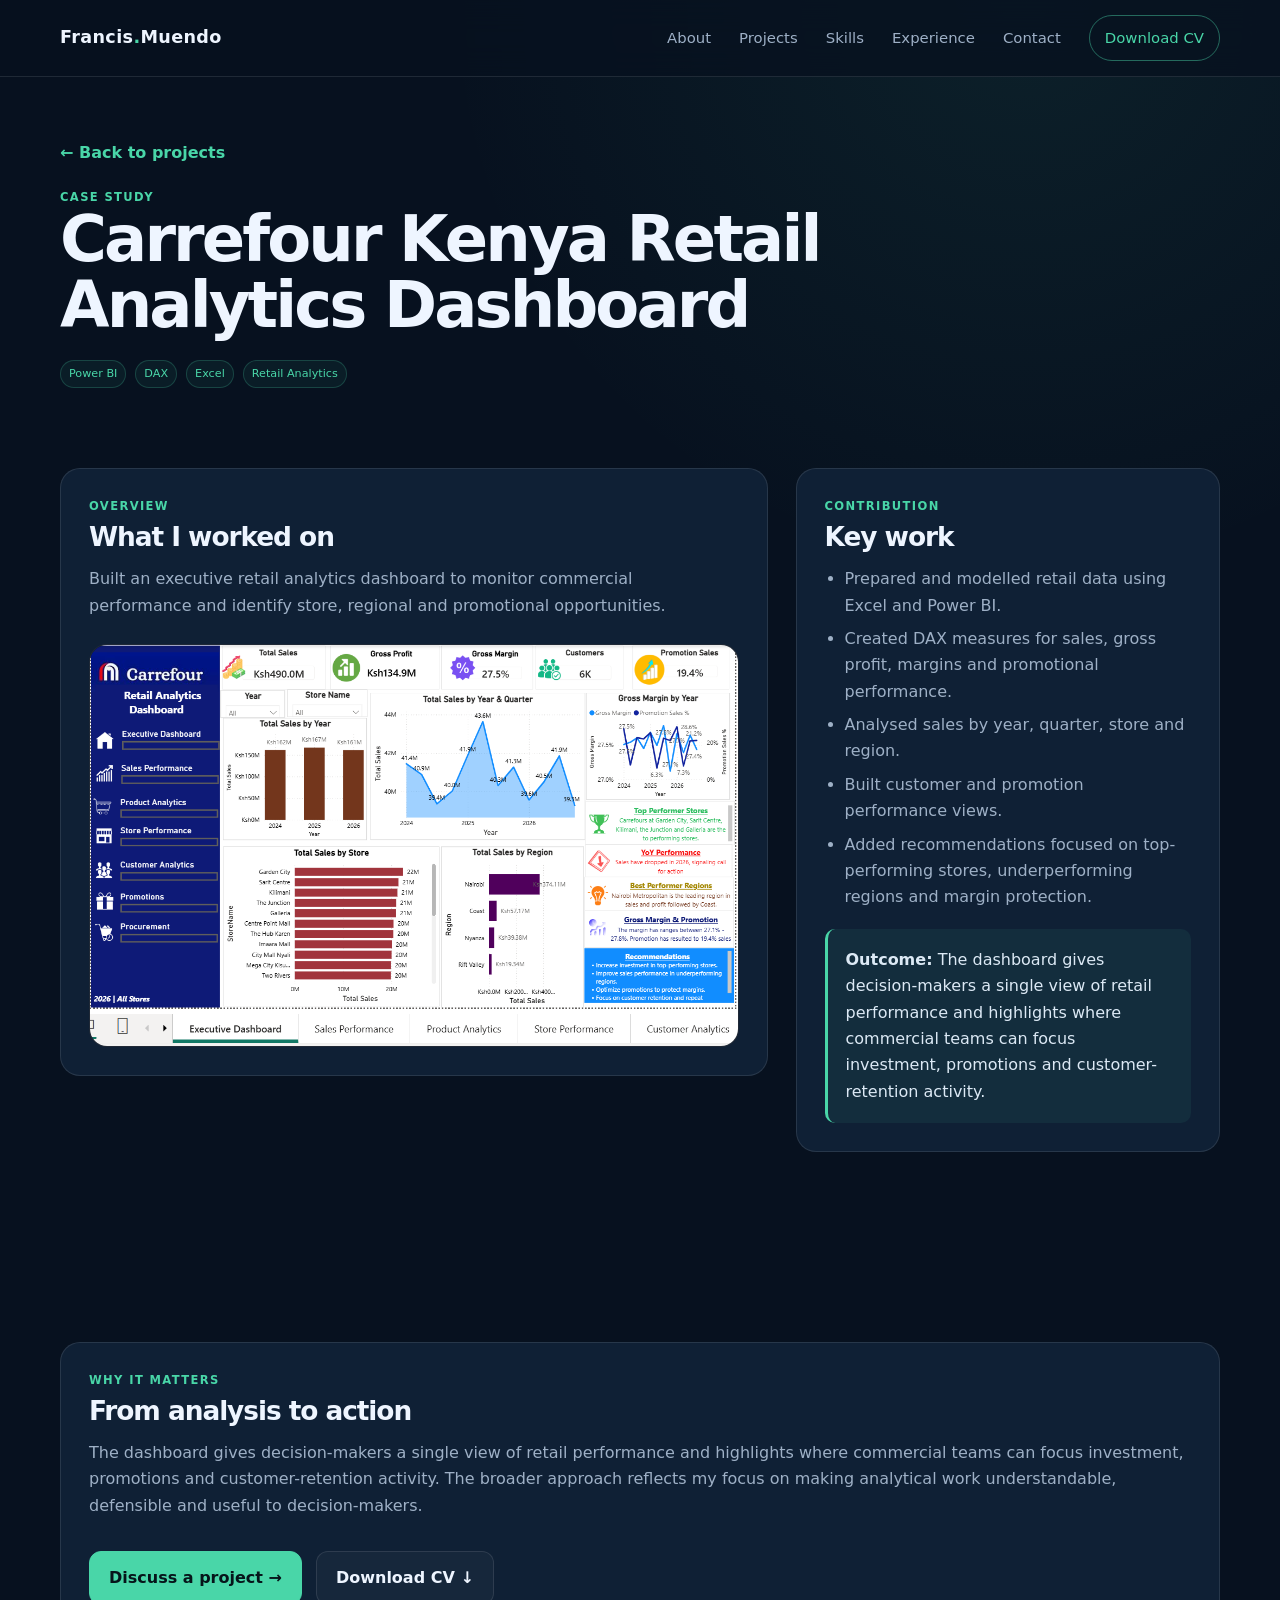
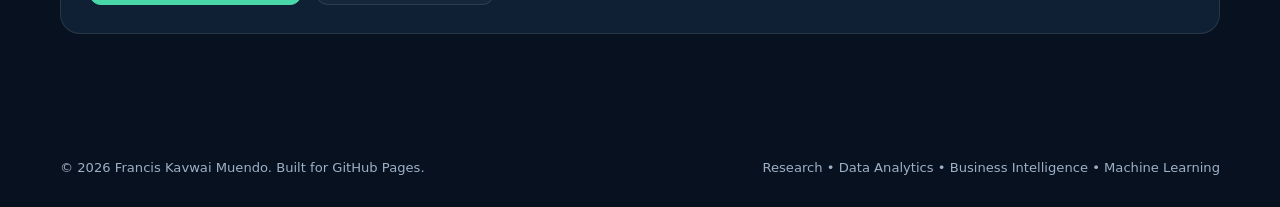
<file: carrefour-retail-analytics.html>
<!DOCTYPE html>
<html lang="en">
<head>
<meta charset="UTF-8"><meta name="viewport" content="width=device-width, initial-scale=1.0">
<meta name="description" content="A Power BI retail analytics dashboard covering sales, margins, stores, regions, customers and promotions.">
<title>Carrefour Kenya Retail Analytics Dashboard | Francis Muendo</title>
<link rel="stylesheet" href="style.css">
</head>
<body>

<nav class="nav">
  <div class="container nav-inner">
    <a class="logo" href="index.html">Francis<span>.</span>Muendo</a>
    <button class="menu-btn" aria-label="Open navigation" aria-expanded="false">☰</button>
    <div class="nav-links">
      <a href="index.html#about">About</a>
      <a href="index.html#projects">Projects</a>
      <a href="index.html#skills">Skills</a>
      <a href="index.html#experience">Experience</a>
      <a href="index.html#contact">Contact</a>
      <a class="nav-cta" href="Francis-Muendo-CV.pdf">Download CV</a>
    </div>
  </div>
</nav>

<main>
<section class="project-hero">
 <div class="container">
  <a class="back" href="index.html#projects">← Back to projects</a>
  <div class="kicker">Case study</div>
  <h1>Carrefour Kenya Retail Analytics Dashboard</h1>
  <div class="project-meta"><span class="tag">Power BI</span><span class="tag">DAX</span><span class="tag">Excel</span><span class="tag">Retail Analytics</span></div>
 </div>
</section>
<section style="padding-top:15px">
 <div class="container detail-grid">
  <article class="detail-card reveal">
   <div class="kicker">Overview</div><h2>What I worked on</h2>
   <p>Built an executive retail analytics dashboard to monitor commercial performance and identify store, regional and promotional opportunities.</p>
   <div class="case-image"><img src="carrefour.png" alt="Carrefour Kenya Retail Analytics Dashboard"></div>
  </article>
  <aside class="detail-card reveal">
   <div class="kicker">Contribution</div><h2>Key work</h2>
   <ul><li>Prepared and modelled retail data using Excel and Power BI.</li><li>Created DAX measures for sales, gross profit, margins and promotional performance.</li><li>Analysed sales by year, quarter, store and region.</li><li>Built customer and promotion performance views.</li><li>Added recommendations focused on top-performing stores, underperforming regions and margin protection.</li></ul>
   <div class="callout"><strong>Outcome:</strong> The dashboard gives decision-makers a single view of retail performance and highlights where commercial teams can focus investment, promotions and customer-retention activity.</div>
  </aside>
 </div>
</section>
<section>
 <div class="container">
  <div class="detail-card reveal">
   <div class="kicker">Why it matters</div>
   <h2>From analysis to action</h2>
   <p>The dashboard gives decision-makers a single view of retail performance and highlights where commercial teams can focus investment, promotions and customer-retention activity. The broader approach reflects my focus on making analytical work understandable, defensible and useful to decision-makers.</p>
   <div class="actions"><a class="btn btn-primary" href="index.html#contact">Discuss a project →</a><a class="btn btn-secondary" href="Francis-Muendo-CV.pdf" download>Download CV ↓</a></div>
  </div>
 </div>
</section>
</main>

<footer>
  <div class="container footer-inner">
    <p>© <span data-year></span> Francis Kavwai Muendo. Built for GitHub Pages.</p>
    <p>Research • Data Analytics • Business Intelligence • Machine Learning</p>
  </div>
</footer>

<script src="script.js"></script>
</body>
</html>
</file>
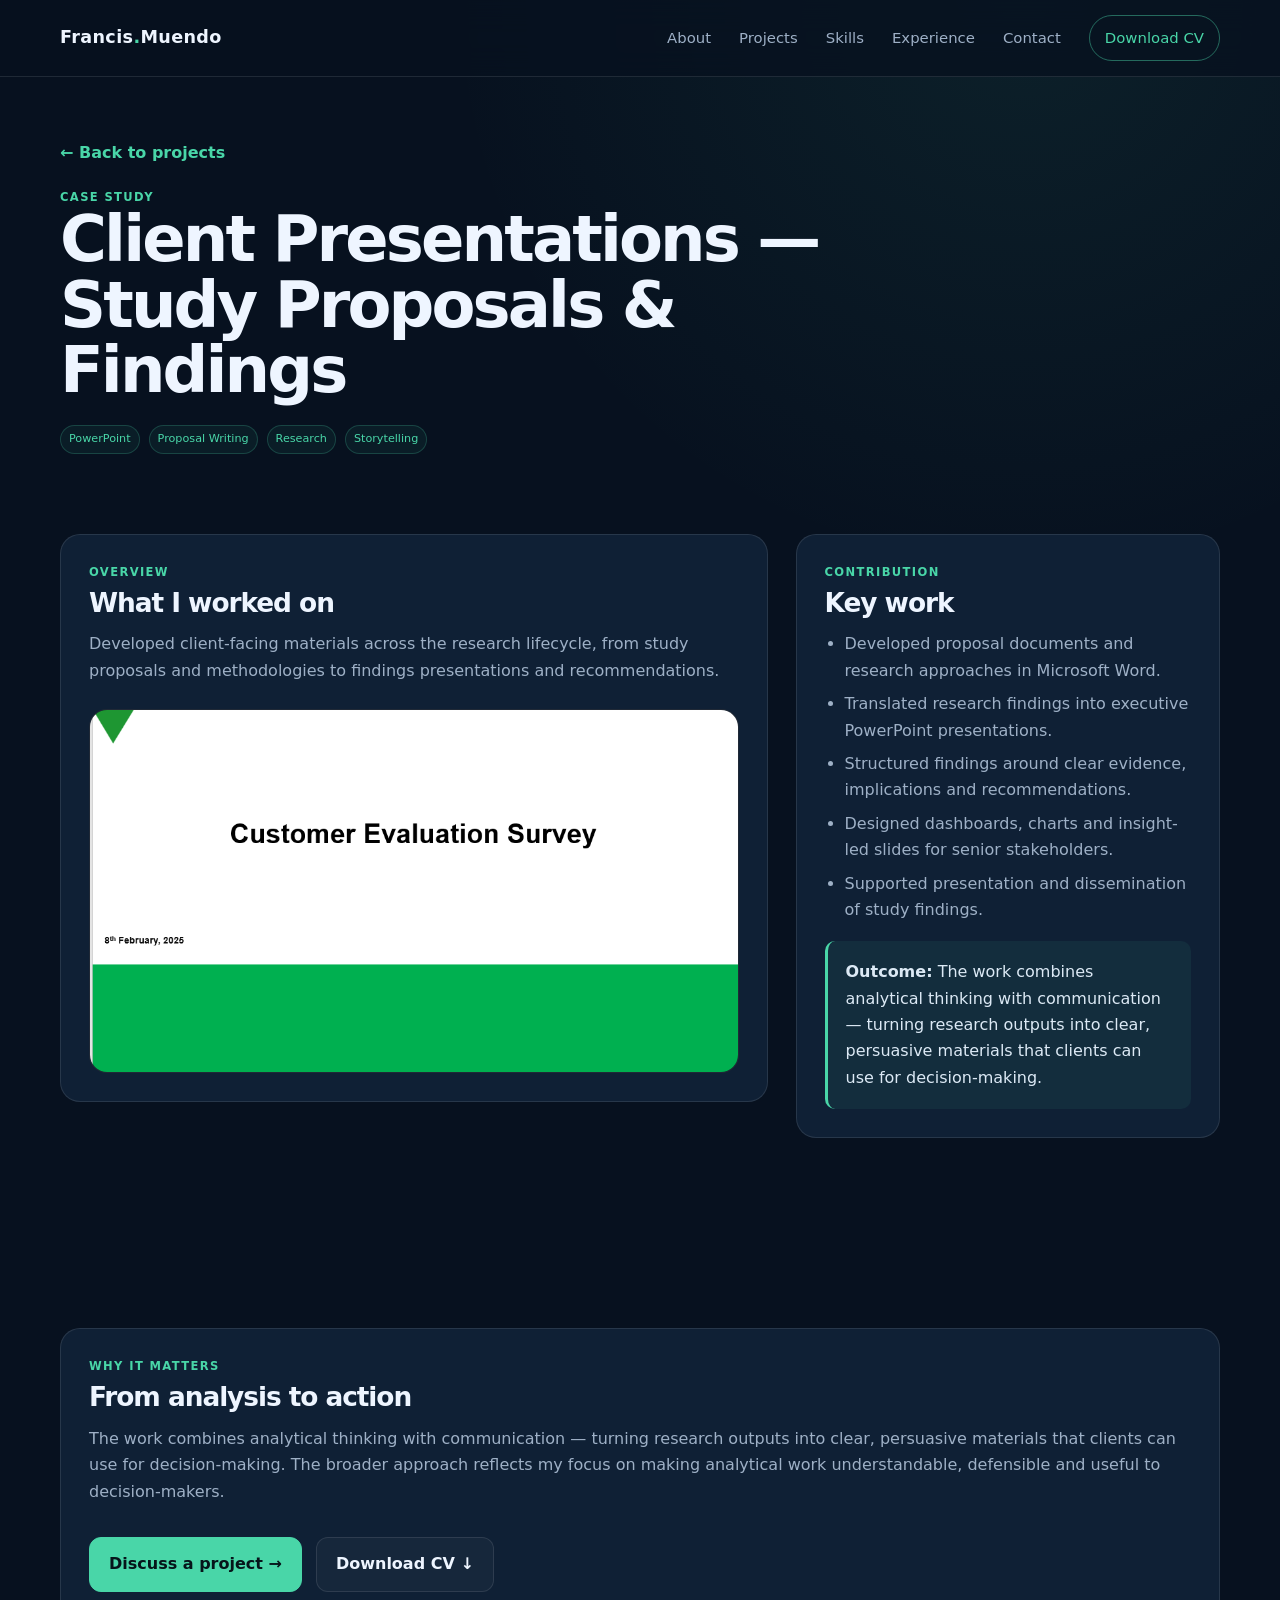
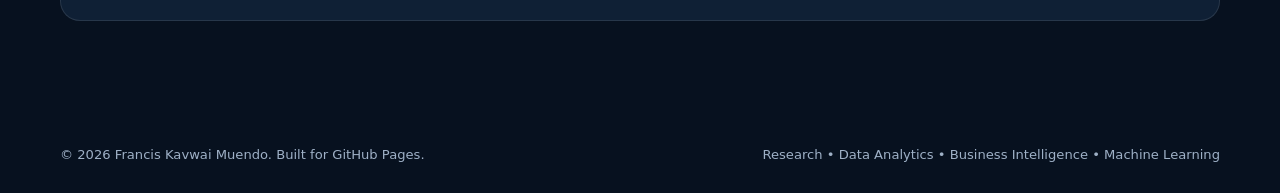
<file: client-presentations.html>
<!DOCTYPE html>
<html lang="en">
<head>
<meta charset="UTF-8"><meta name="viewport" content="width=device-width, initial-scale=1.0">
<meta name="description" content="Designed client-ready research proposals, findings presentations and executive storytelling using PowerPoint, Word and data-driven narratives.">
<title>Client Presentations — Study Proposals & Findings | Francis Muendo</title>
<link rel="stylesheet" href="style.css">
</head>
<body>

<nav class="nav">
  <div class="container nav-inner">
    <a class="logo" href="index.html">Francis<span>.</span>Muendo</a>
    <button class="menu-btn" aria-label="Open navigation" aria-expanded="false">☰</button>
    <div class="nav-links">
      <a href="index.html#about">About</a>
      <a href="index.html#projects">Projects</a>
      <a href="index.html#skills">Skills</a>
      <a href="index.html#experience">Experience</a>
      <a href="index.html#contact">Contact</a>
      <a class="nav-cta" href="Francis-Muendo-CV.pdf">Download CV</a>
    </div>
  </div>
</nav>

<main>
<section class="project-hero">
 <div class="container">
  <a class="back" href="index.html#projects">← Back to projects</a>
  <div class="kicker">Case study</div>
  <h1>Client Presentations — Study Proposals & Findings</h1>
  <div class="project-meta"><span class="tag">PowerPoint</span><span class="tag">Proposal Writing</span><span class="tag">Research</span><span class="tag">Storytelling</span></div>
 </div>
</section>
<section style="padding-top:15px">
 <div class="container detail-grid">
  <article class="detail-card reveal">
   <div class="kicker">Overview</div><h2>What I worked on</h2>
   <p>Developed client-facing materials across the research lifecycle, from study proposals and methodologies to findings presentations and recommendations.</p>
   <div class="case-image"><img src="presentation.png" alt="Client Presentations — Study Proposals & Findings"></div>
  </article>
  <aside class="detail-card reveal">
   <div class="kicker">Contribution</div><h2>Key work</h2>
   <ul><li>Developed proposal documents and research approaches in Microsoft Word.</li><li>Translated research findings into executive PowerPoint presentations.</li><li>Structured findings around clear evidence, implications and recommendations.</li><li>Designed dashboards, charts and insight-led slides for senior stakeholders.</li><li>Supported presentation and dissemination of study findings.</li></ul>
   <div class="callout"><strong>Outcome:</strong> The work combines analytical thinking with communication — turning research outputs into clear, persuasive materials that clients can use for decision-making.</div>
  </aside>
 </div>
</section>
<section>
 <div class="container">
  <div class="detail-card reveal">
   <div class="kicker">Why it matters</div>
   <h2>From analysis to action</h2>
   <p>The work combines analytical thinking with communication — turning research outputs into clear, persuasive materials that clients can use for decision-making. The broader approach reflects my focus on making analytical work understandable, defensible and useful to decision-makers.</p>
   <div class="actions"><a class="btn btn-primary" href="index.html#contact">Discuss a project →</a><a class="btn btn-secondary" href="Francis-Muendo-CV.pdf" download>Download CV ↓</a></div>
  </div>
 </div>
</section>
</main>

<footer>
  <div class="container footer-inner">
    <p>© <span data-year></span> Francis Kavwai Muendo. Built for GitHub Pages.</p>
    <p>Research • Data Analytics • Business Intelligence • Machine Learning</p>
  </div>
</footer>

<script src="script.js"></script>
</body>
</html>
</file>
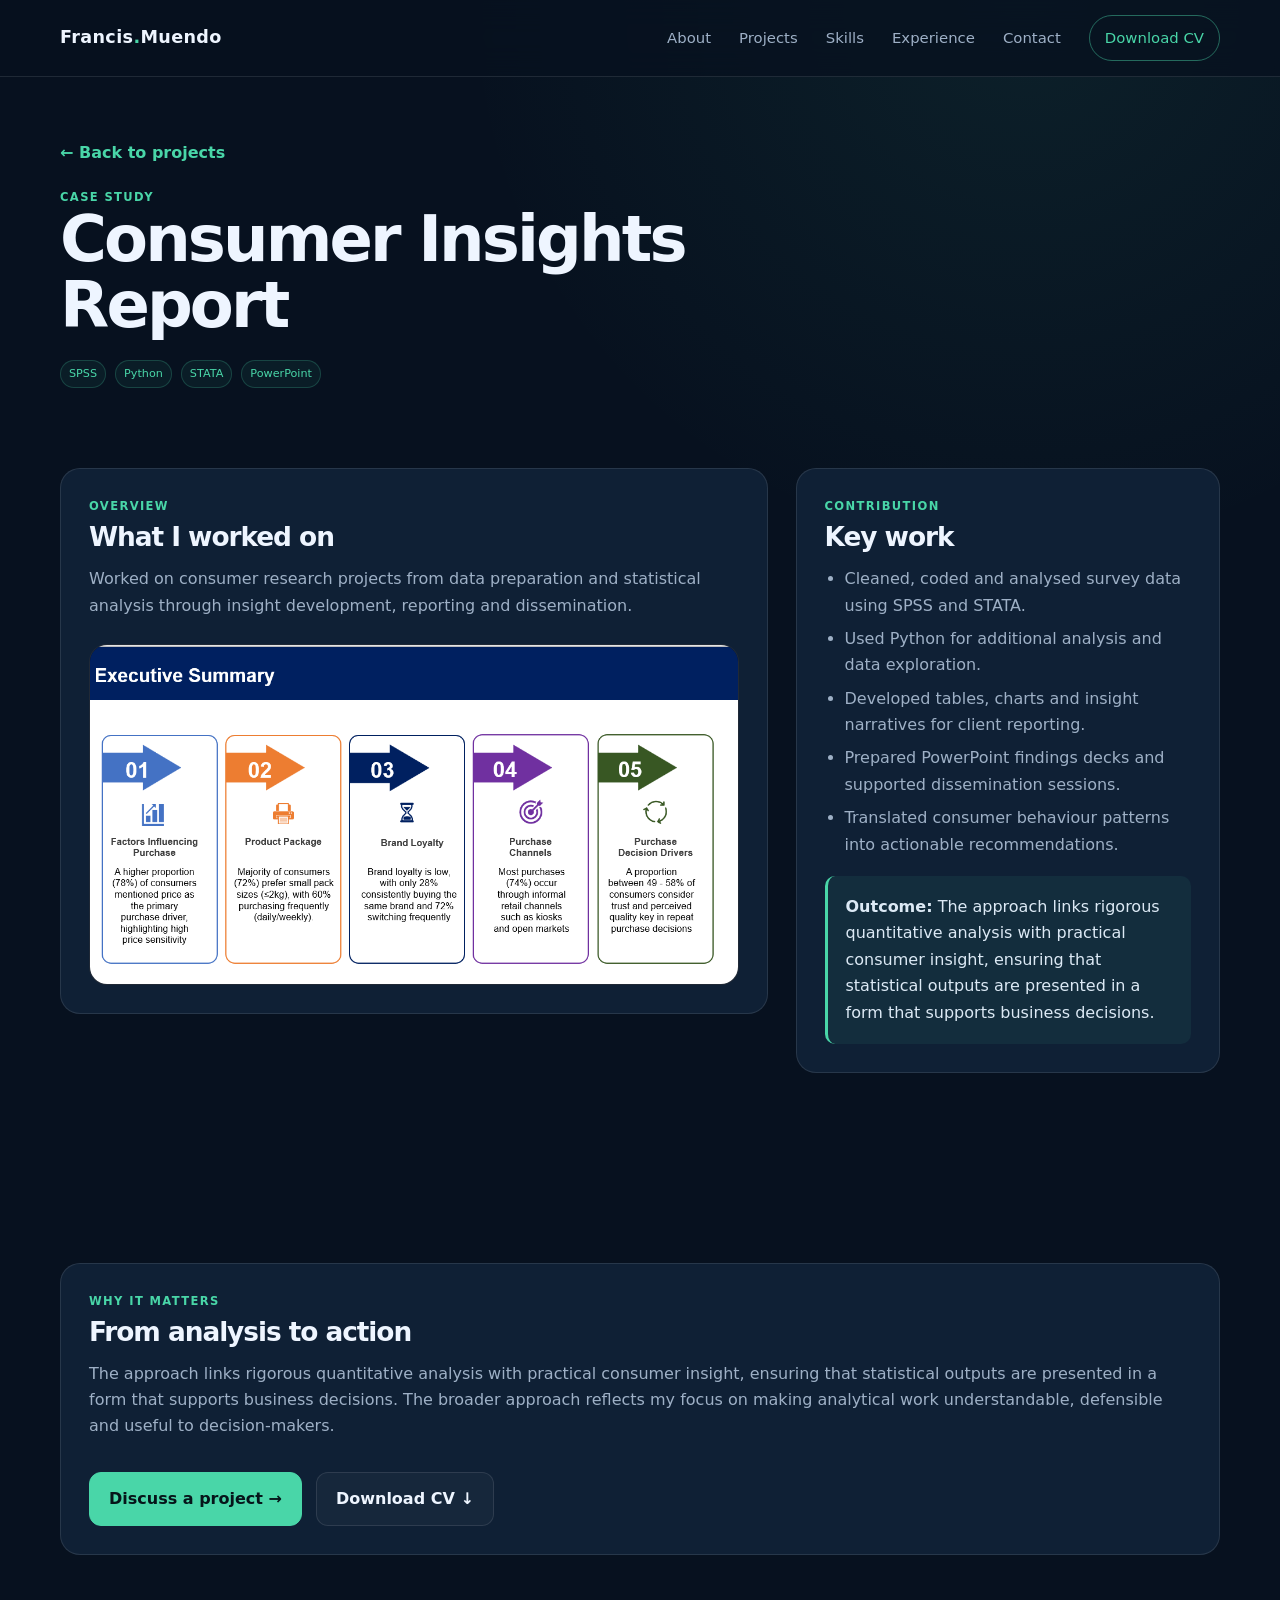
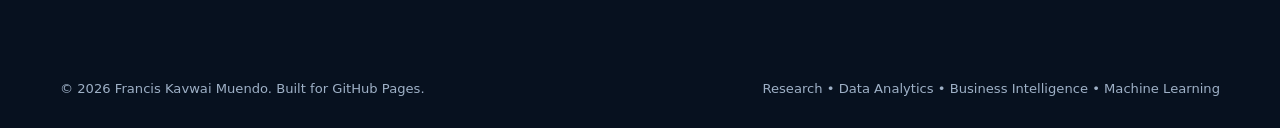
<file: consumer-insights-report.html>
<!DOCTYPE html>
<html lang="en">
<head>
<meta charset="UTF-8"><meta name="viewport" content="width=device-width, initial-scale=1.0">
<meta name="description" content="End-to-end consumer research analysis combining SPSS, Python, STATA and PowerPoint reporting.">
<title>Consumer Insights Report | Francis Muendo</title>
<link rel="stylesheet" href="style.css">
</head>
<body>

<nav class="nav">
  <div class="container nav-inner">
    <a class="logo" href="index.html">Francis<span>.</span>Muendo</a>
    <button class="menu-btn" aria-label="Open navigation" aria-expanded="false">☰</button>
    <div class="nav-links">
      <a href="index.html#about">About</a>
      <a href="index.html#projects">Projects</a>
      <a href="index.html#skills">Skills</a>
      <a href="index.html#experience">Experience</a>
      <a href="index.html#contact">Contact</a>
      <a class="nav-cta" href="Francis-Muendo-CV.pdf">Download CV</a>
    </div>
  </div>
</nav>

<main>
<section class="project-hero">
 <div class="container">
  <a class="back" href="index.html#projects">← Back to projects</a>
  <div class="kicker">Case study</div>
  <h1>Consumer Insights Report</h1>
  <div class="project-meta"><span class="tag">SPSS</span><span class="tag">Python</span><span class="tag">STATA</span><span class="tag">PowerPoint</span></div>
 </div>
</section>
<section style="padding-top:15px">
 <div class="container detail-grid">
  <article class="detail-card reveal">
   <div class="kicker">Overview</div><h2>What I worked on</h2>
   <p>Worked on consumer research projects from data preparation and statistical analysis through insight development, reporting and dissemination.</p>
   <div class="case-image"><img src="consumer.png" alt="Consumer Insights Report"></div>
  </article>
  <aside class="detail-card reveal">
   <div class="kicker">Contribution</div><h2>Key work</h2>
   <ul><li>Cleaned, coded and analysed survey data using SPSS and STATA.</li><li>Used Python for additional analysis and data exploration.</li><li>Developed tables, charts and insight narratives for client reporting.</li><li>Prepared PowerPoint findings decks and supported dissemination sessions.</li><li>Translated consumer behaviour patterns into actionable recommendations.</li></ul>
   <div class="callout"><strong>Outcome:</strong> The approach links rigorous quantitative analysis with practical consumer insight, ensuring that statistical outputs are presented in a form that supports business decisions.</div>
  </aside>
 </div>
</section>
<section>
 <div class="container">
  <div class="detail-card reveal">
   <div class="kicker">Why it matters</div>
   <h2>From analysis to action</h2>
   <p>The approach links rigorous quantitative analysis with practical consumer insight, ensuring that statistical outputs are presented in a form that supports business decisions. The broader approach reflects my focus on making analytical work understandable, defensible and useful to decision-makers.</p>
   <div class="actions"><a class="btn btn-primary" href="index.html#contact">Discuss a project →</a><a class="btn btn-secondary" href="Francis-Muendo-CV.pdf" download>Download CV ↓</a></div>
  </div>
 </div>
</section>
</main>

<footer>
  <div class="container footer-inner">
    <p>© <span data-year></span> Francis Kavwai Muendo. Built for GitHub Pages.</p>
    <p>Research • Data Analytics • Business Intelligence • Machine Learning</p>
  </div>
</footer>

<script src="script.js"></script>
</body>
</html>
</file>
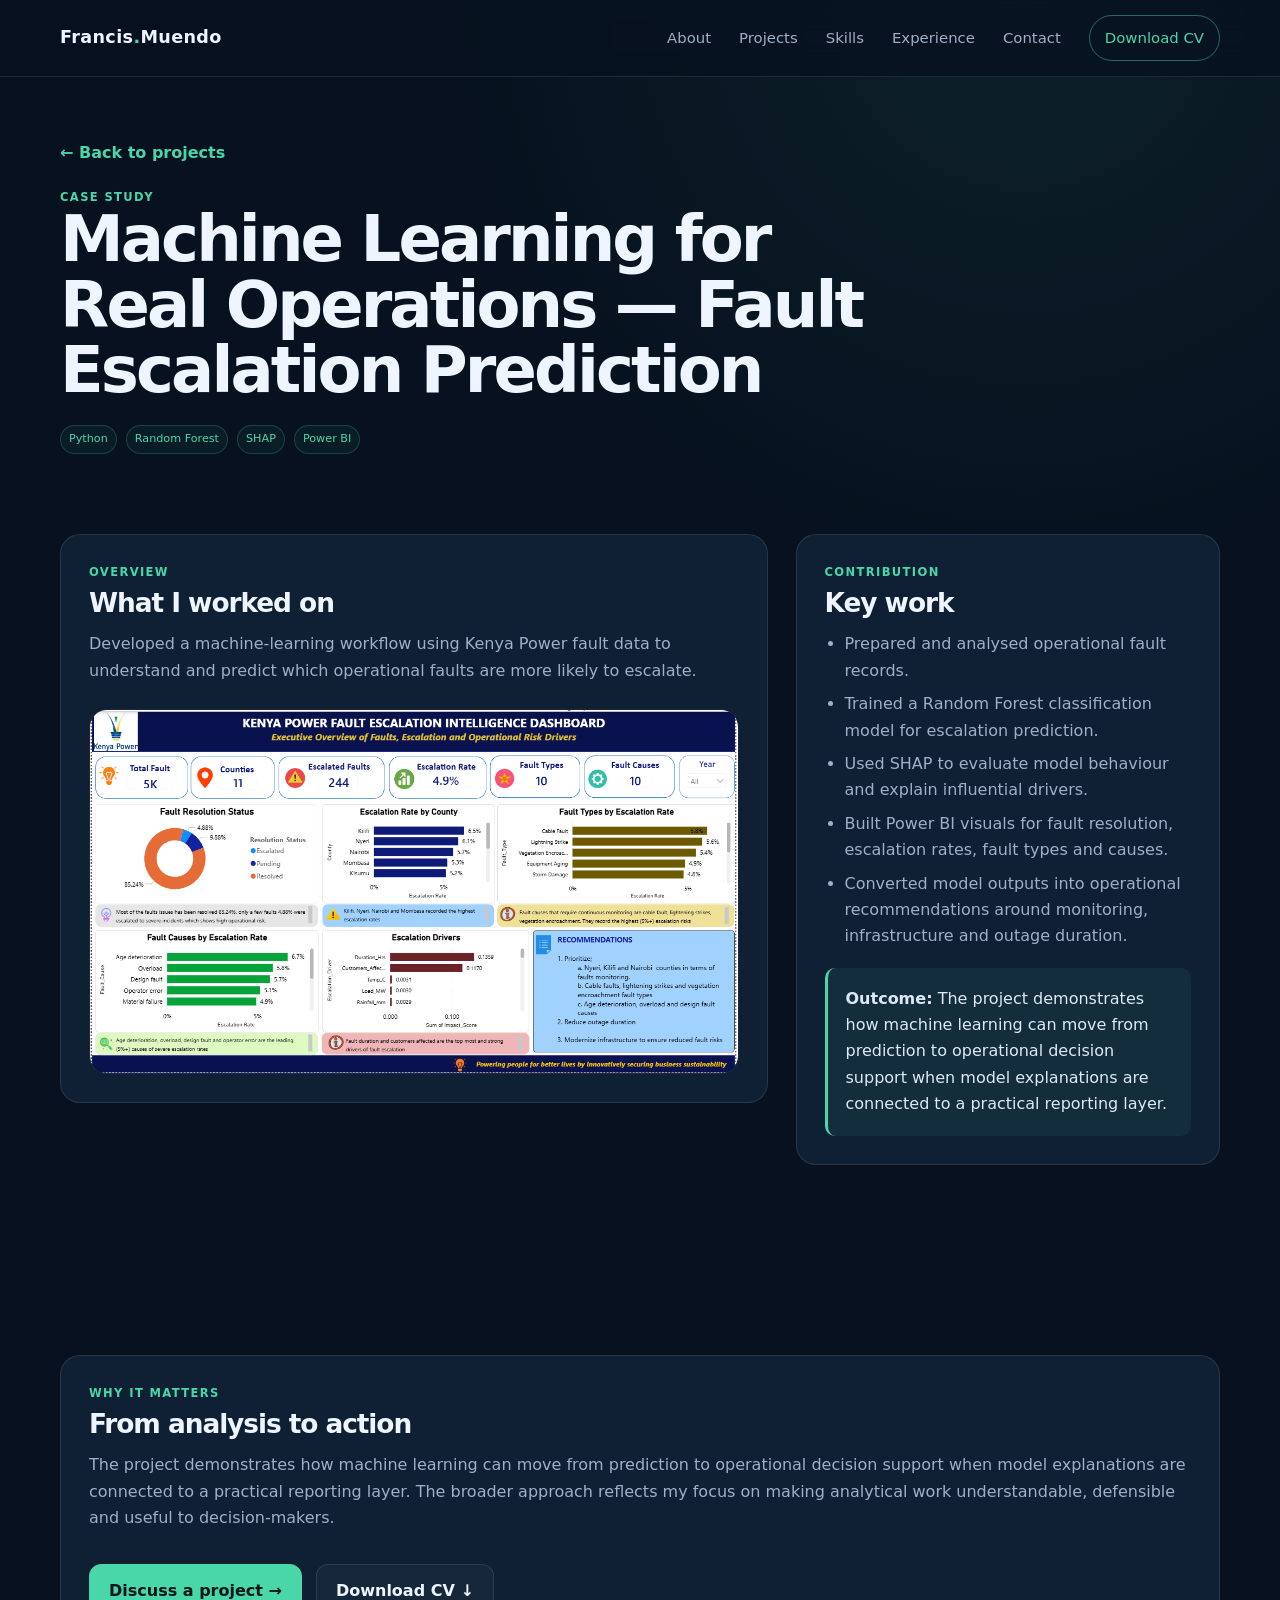
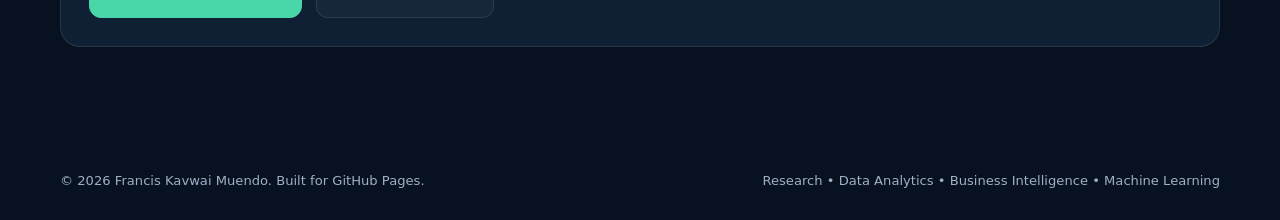
<file: kenya-power-fault-escalation.html>
<!DOCTYPE html>
<html lang="en">
<head>
<meta charset="UTF-8"><meta name="viewport" content="width=device-width, initial-scale=1.0">
<meta name="description" content="A Random Forest model for predicting fault escalation, evaluated with SHAP and presented through Power BI.">
<title>Machine Learning for Real Operations — Fault Escalation Prediction | Francis Muendo</title>
<link rel="stylesheet" href="style.css">
</head>
<body>

<nav class="nav">
  <div class="container nav-inner">
    <a class="logo" href="index.html">Francis<span>.</span>Muendo</a>
    <button class="menu-btn" aria-label="Open navigation" aria-expanded="false">☰</button>
    <div class="nav-links">
      <a href="index.html#about">About</a>
      <a href="index.html#projects">Projects</a>
      <a href="index.html#skills">Skills</a>
      <a href="index.html#experience">Experience</a>
      <a href="index.html#contact">Contact</a>
      <a class="nav-cta" href="Francis-Muendo-CV.pdf">Download CV</a>
    </div>
  </div>
</nav>

<main>
<section class="project-hero">
 <div class="container">
  <a class="back" href="index.html#projects">← Back to projects</a>
  <div class="kicker">Case study</div>
  <h1>Machine Learning for Real Operations — Fault Escalation Prediction</h1>
  <div class="project-meta"><span class="tag">Python</span><span class="tag">Random Forest</span><span class="tag">SHAP</span><span class="tag">Power BI</span></div>
 </div>
</section>
<section style="padding-top:15px">
 <div class="container detail-grid">
  <article class="detail-card reveal">
   <div class="kicker">Overview</div><h2>What I worked on</h2>
   <p>Developed a machine-learning workflow using Kenya Power fault data to understand and predict which operational faults are more likely to escalate.</p>
   <div class="case-image"><img src="power.png" alt="Machine Learning for Real Operations — Fault Escalation Prediction"></div>
  </article>
  <aside class="detail-card reveal">
   <div class="kicker">Contribution</div><h2>Key work</h2>
   <ul><li>Prepared and analysed operational fault records.</li><li>Trained a Random Forest classification model for escalation prediction.</li><li>Used SHAP to evaluate model behaviour and explain influential drivers.</li><li>Built Power BI visuals for fault resolution, escalation rates, fault types and causes.</li><li>Converted model outputs into operational recommendations around monitoring, infrastructure and outage duration.</li></ul>
   <div class="callout"><strong>Outcome:</strong> The project demonstrates how machine learning can move from prediction to operational decision support when model explanations are connected to a practical reporting layer.</div>
  </aside>
 </div>
</section>
<section>
 <div class="container">
  <div class="detail-card reveal">
   <div class="kicker">Why it matters</div>
   <h2>From analysis to action</h2>
   <p>The project demonstrates how machine learning can move from prediction to operational decision support when model explanations are connected to a practical reporting layer. The broader approach reflects my focus on making analytical work understandable, defensible and useful to decision-makers.</p>
   <div class="actions"><a class="btn btn-primary" href="index.html#contact">Discuss a project →</a><a class="btn btn-secondary" href="Francis-Muendo-CV.pdf" download>Download CV ↓</a></div>
  </div>
 </div>
</section>
</main>

<footer>
  <div class="container footer-inner">
    <p>© <span data-year></span> Francis Kavwai Muendo. Built for GitHub Pages.</p>
    <p>Research • Data Analytics • Business Intelligence • Machine Learning</p>
  </div>
</footer>

<script src="script.js"></script>
</body>
</html>
</file>
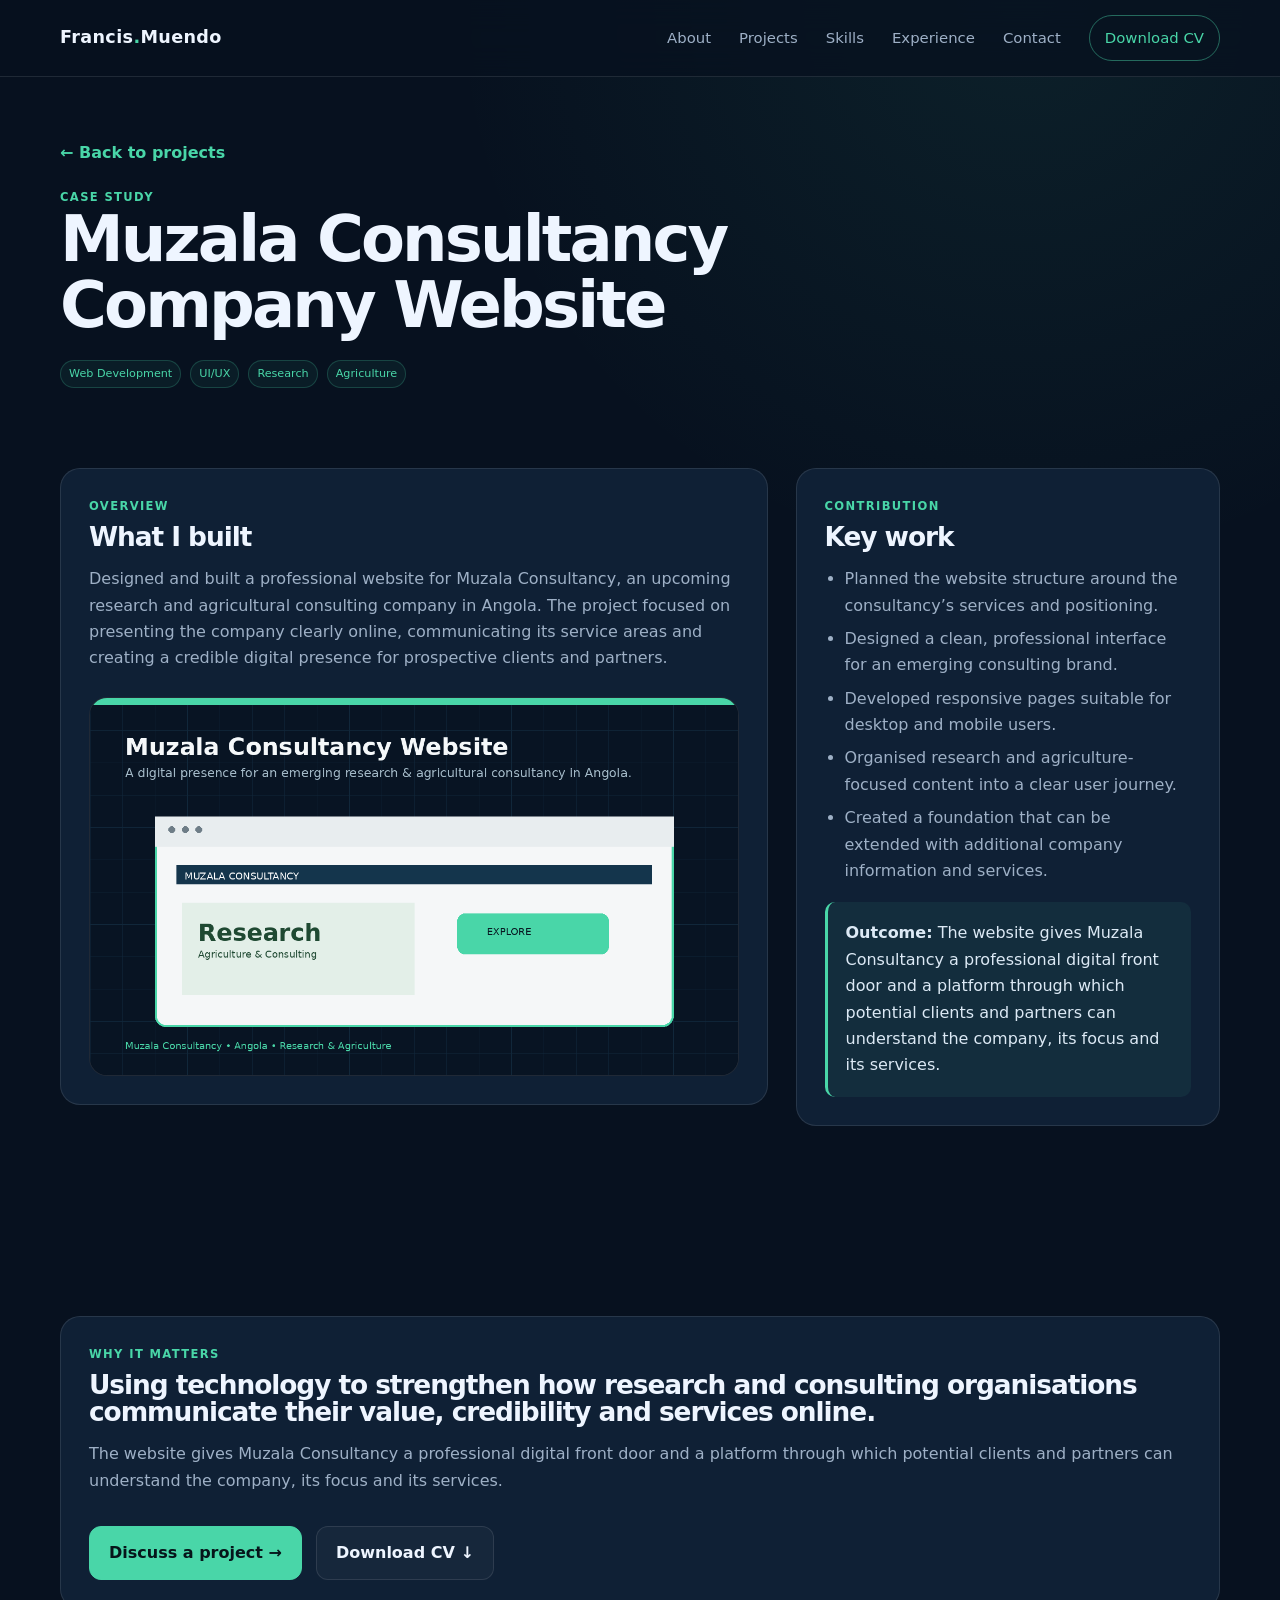
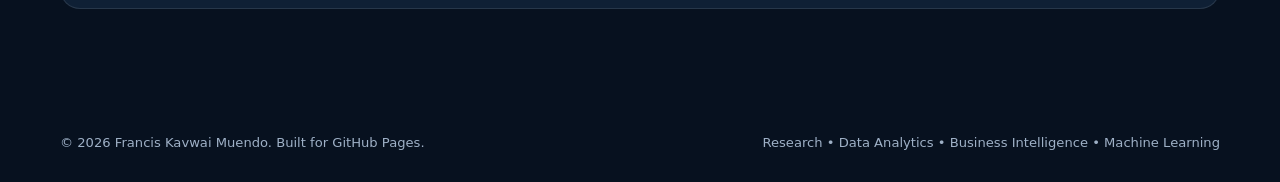
<file: muzala-consultancy-website.html>
<!DOCTYPE html>
<html lang="en"><head><meta charset="UTF-8"><meta name="viewport" content="width=device-width, initial-scale=1.0"><meta name="description" content="A website built for an emerging research and agricultural consulting company in Angola."><title>Muzala Consultancy Company Website | Francis Muendo</title><link rel="stylesheet" href="style.css"></head>
<body>
<nav class="nav"><div class="container nav-inner"><a class="logo" href="index.html">Francis<span>.</span>Muendo</a><button class="menu-btn" aria-label="Open navigation" aria-expanded="false">☰</button><div class="nav-links"><a href="index.html#about">About</a><a href="index.html#projects">Projects</a><a href="index.html#skills">Skills</a><a href="index.html#experience">Experience</a><a href="index.html#contact">Contact</a><a class="nav-cta" href="Francis-Muendo-CV.pdf">Download CV</a></div></div></nav>
<main><section class="project-hero"><div class="container"><a class="back" href="index.html#projects">← Back to projects</a><div class="kicker">Case study</div><h1>Muzala Consultancy Company Website</h1><div class="project-meta"><span class="tag">Web Development</span><span class="tag">UI/UX</span><span class="tag">Research</span><span class="tag">Agriculture</span></div></div></section>
<section style="padding-top:15px"><div class="container detail-grid"><article class="detail-card reveal"><div class="kicker">Overview</div><h2>What I built</h2><p>Designed and built a professional website for Muzala Consultancy, an upcoming research and agricultural consulting company in Angola. The project focused on presenting the company clearly online, communicating its service areas and creating a credible digital presence for prospective clients and partners.</p><div class="case-image"><img src="muzala-consultancy-website.png" alt="Muzala Consultancy Company Website"></div></article><aside class="detail-card reveal"><div class="kicker">Contribution</div><h2>Key work</h2><ul><li>Planned the website structure around the consultancy’s services and positioning.</li><li>Designed a clean, professional interface for an emerging consulting brand.</li><li>Developed responsive pages suitable for desktop and mobile users.</li><li>Organised research and agriculture-focused content into a clear user journey.</li><li>Created a foundation that can be extended with additional company information and services.</li></ul><div class="callout"><strong>Outcome:</strong> The website gives Muzala Consultancy a professional digital front door and a platform through which potential clients and partners can understand the company, its focus and its services.</div></aside></div></section>
<section><div class="container"><div class="detail-card reveal"><div class="kicker">Why it matters</div><h2>Using technology to strengthen how research and consulting organisations communicate their value, credibility and services online.</h2><p>The website gives Muzala Consultancy a professional digital front door and a platform through which potential clients and partners can understand the company, its focus and its services.</p><div class="actions"><a class="btn btn-primary" href="index.html#contact">Discuss a project →</a><a class="btn btn-secondary" href="Francis-Muendo-CV.pdf" download>Download CV ↓</a></div></div></div></section></main>
<footer><div class="container footer-inner"><p>© <span data-year></span> Francis Kavwai Muendo. Built for GitHub Pages.</p><p>Research • Data Analytics • Business Intelligence • Machine Learning</p></div></footer><script src="script.js"></script></body></html>
</file>
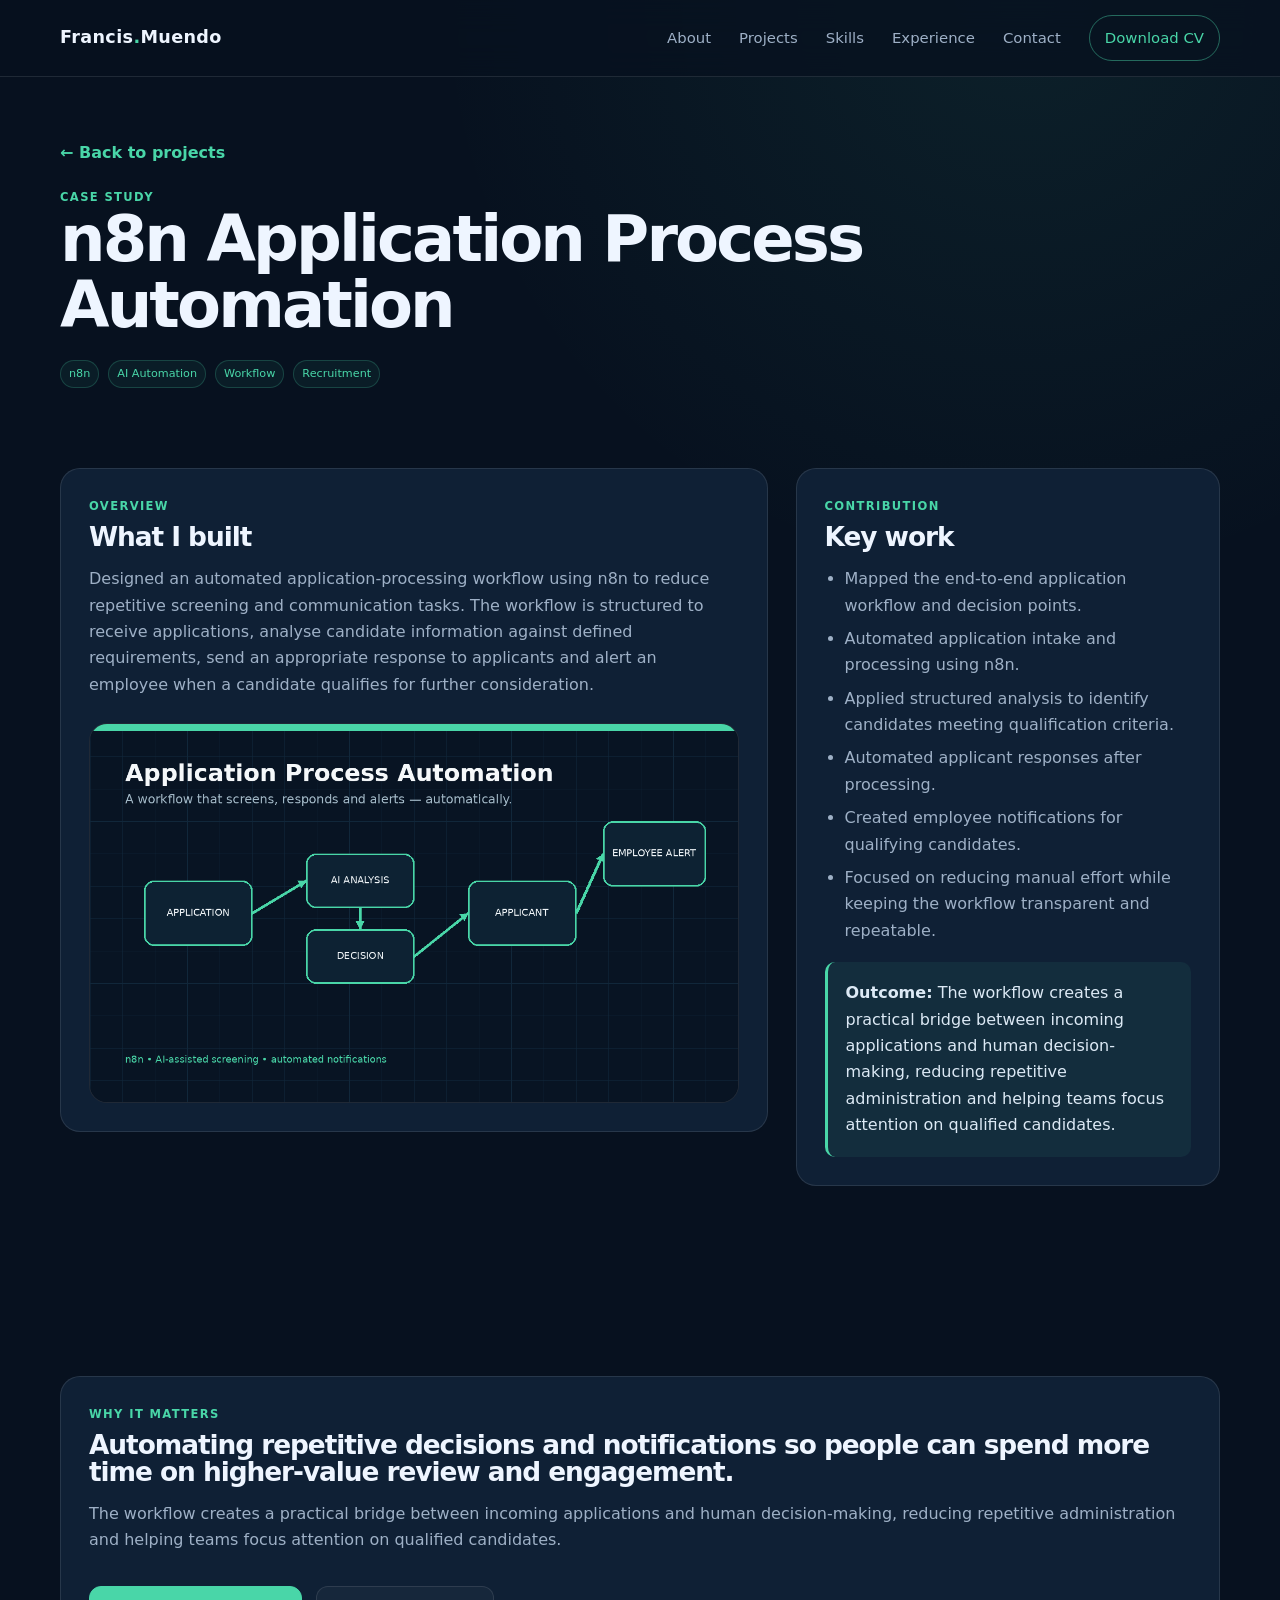
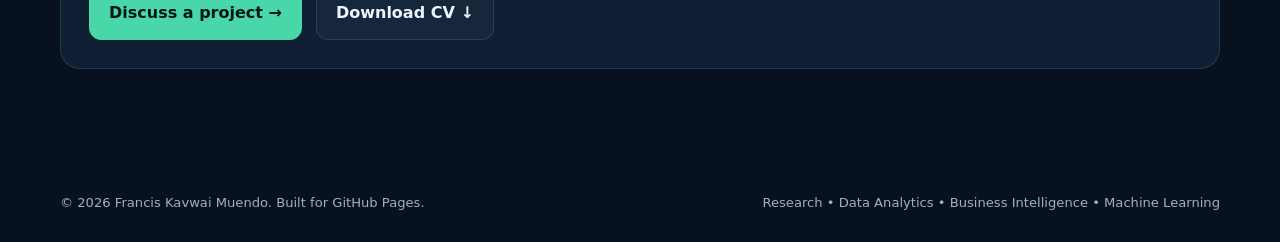
<file: n8n-application-automation.html>
<!DOCTYPE html>
<html lang="en"><head><meta charset="UTF-8"><meta name="viewport" content="width=device-width, initial-scale=1.0"><meta name="description" content="An automated application workflow that analyses applications, responds to applicants and alerts employees about qualifying candidates."><title>n8n Application Process Automation | Francis Muendo</title><link rel="stylesheet" href="style.css"></head>
<body>
<nav class="nav"><div class="container nav-inner"><a class="logo" href="index.html">Francis<span>.</span>Muendo</a><button class="menu-btn" aria-label="Open navigation" aria-expanded="false">☰</button><div class="nav-links"><a href="index.html#about">About</a><a href="index.html#projects">Projects</a><a href="index.html#skills">Skills</a><a href="index.html#experience">Experience</a><a href="index.html#contact">Contact</a><a class="nav-cta" href="Francis-Muendo-CV.pdf">Download CV</a></div></div></nav>
<main><section class="project-hero"><div class="container"><a class="back" href="index.html#projects">← Back to projects</a><div class="kicker">Case study</div><h1>n8n Application Process Automation</h1><div class="project-meta"><span class="tag">n8n</span><span class="tag">AI Automation</span><span class="tag">Workflow</span><span class="tag">Recruitment</span></div></div></section>
<section style="padding-top:15px"><div class="container detail-grid"><article class="detail-card reveal"><div class="kicker">Overview</div><h2>What I built</h2><p>Designed an automated application-processing workflow using n8n to reduce repetitive screening and communication tasks. The workflow is structured to receive applications, analyse candidate information against defined requirements, send an appropriate response to applicants and alert an employee when a candidate qualifies for further consideration.</p><div class="case-image"><img src="n8n-application-automation.png" alt="n8n Application Process Automation"></div></article><aside class="detail-card reveal"><div class="kicker">Contribution</div><h2>Key work</h2><ul><li>Mapped the end-to-end application workflow and decision points.</li><li>Automated application intake and processing using n8n.</li><li>Applied structured analysis to identify candidates meeting qualification criteria.</li><li>Automated applicant responses after processing.</li><li>Created employee notifications for qualifying candidates.</li><li>Focused on reducing manual effort while keeping the workflow transparent and repeatable.</li></ul><div class="callout"><strong>Outcome:</strong> The workflow creates a practical bridge between incoming applications and human decision-making, reducing repetitive administration and helping teams focus attention on qualified candidates.</div></aside></div></section>
<section><div class="container"><div class="detail-card reveal"><div class="kicker">Why it matters</div><h2>Automating repetitive decisions and notifications so people can spend more time on higher-value review and engagement.</h2><p>The workflow creates a practical bridge between incoming applications and human decision-making, reducing repetitive administration and helping teams focus attention on qualified candidates.</p><div class="actions"><a class="btn btn-primary" href="index.html#contact">Discuss a project →</a><a class="btn btn-secondary" href="Francis-Muendo-CV.pdf" download>Download CV ↓</a></div></div></div></section></main>
<footer><div class="container footer-inner"><p>© <span data-year></span> Francis Kavwai Muendo. Built for GitHub Pages.</p><p>Research • Data Analytics • Business Intelligence • Machine Learning</p></div></footer><script src="script.js"></script></body></html>
</file>
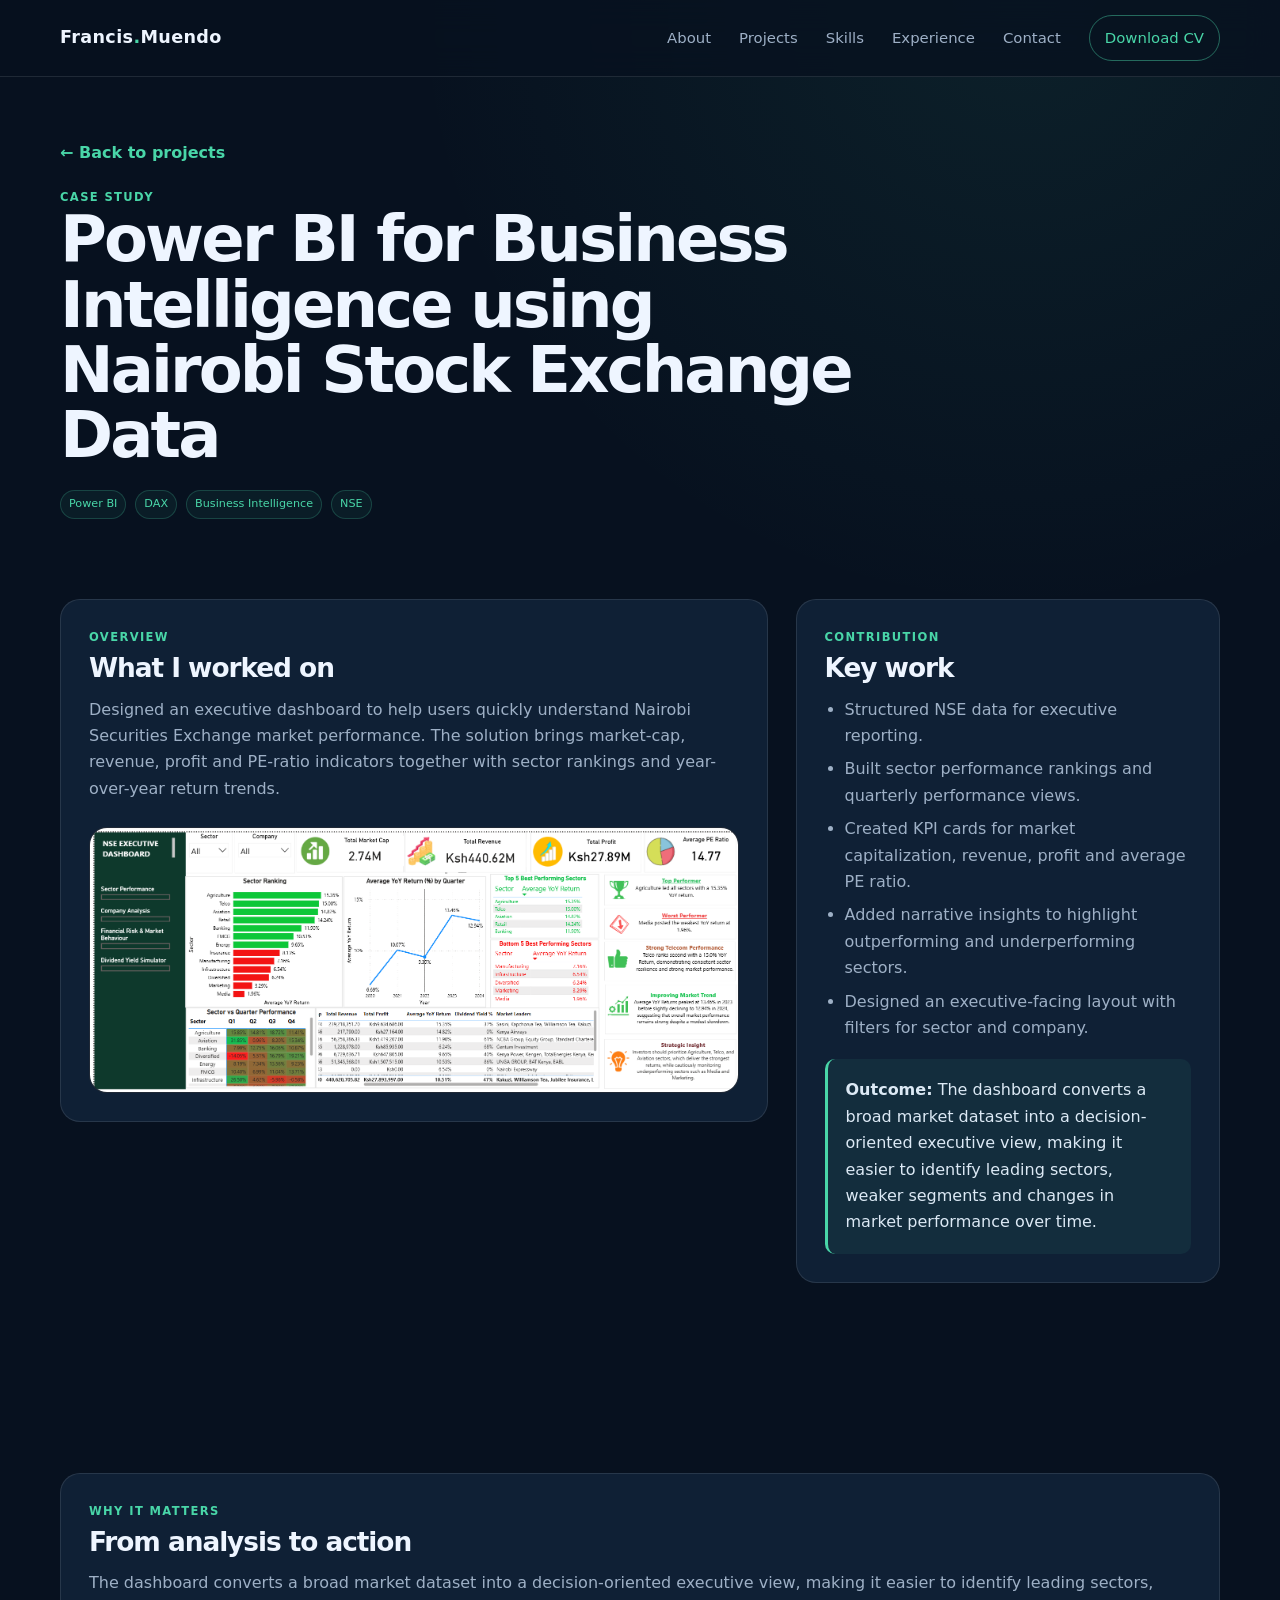
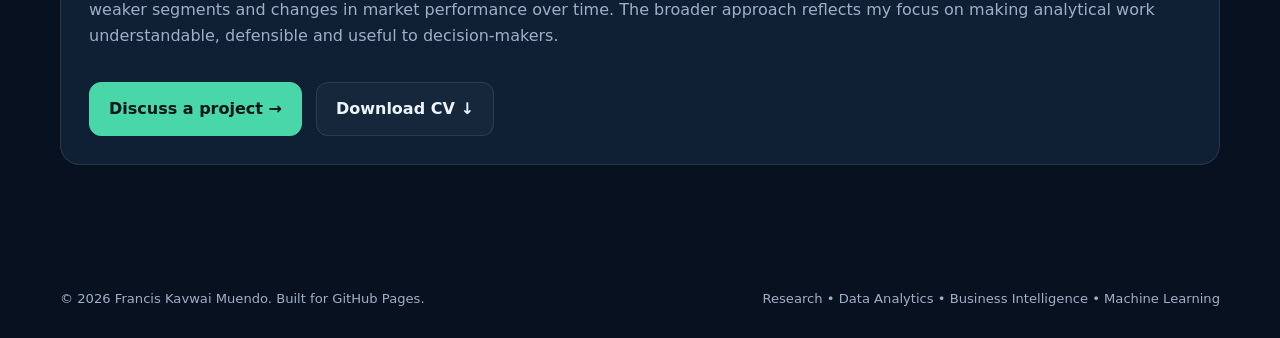
<file: nse-business-intelligence.html>
<!DOCTYPE html>
<html lang="en">
<head>
<meta charset="UTF-8"><meta name="viewport" content="width=device-width, initial-scale=1.0">
<meta name="description" content="An executive Power BI dashboard turning NSE market data into a clear view of sector performance, returns, market leaders and risk signals.">
<title>Power BI for Business Intelligence using Nairobi Stock Exchange Data | Francis Muendo</title>
<link rel="stylesheet" href="style.css">
</head>
<body>

<nav class="nav">
  <div class="container nav-inner">
    <a class="logo" href="index.html">Francis<span>.</span>Muendo</a>
    <button class="menu-btn" aria-label="Open navigation" aria-expanded="false">☰</button>
    <div class="nav-links">
      <a href="index.html#about">About</a>
      <a href="index.html#projects">Projects</a>
      <a href="index.html#skills">Skills</a>
      <a href="index.html#experience">Experience</a>
      <a href="index.html#contact">Contact</a>
      <a class="nav-cta" href="Francis-Muendo-CV.pdf">Download CV</a>
    </div>
  </div>
</nav>

<main>
<section class="project-hero">
 <div class="container">
  <a class="back" href="index.html#projects">← Back to projects</a>
  <div class="kicker">Case study</div>
  <h1>Power BI for Business Intelligence using Nairobi Stock Exchange Data</h1>
  <div class="project-meta"><span class="tag">Power BI</span><span class="tag">DAX</span><span class="tag">Business Intelligence</span><span class="tag">NSE</span></div>
 </div>
</section>
<section style="padding-top:15px">
 <div class="container detail-grid">
  <article class="detail-card reveal">
   <div class="kicker">Overview</div><h2>What I worked on</h2>
   <p>Designed an executive dashboard to help users quickly understand Nairobi Securities Exchange market performance. The solution brings market-cap, revenue, profit and PE-ratio indicators together with sector rankings and year-over-year return trends.</p>
   <div class="case-image"><img src="nse.png" alt="Power BI for Business Intelligence using Nairobi Stock Exchange Data"></div>
  </article>
  <aside class="detail-card reveal">
   <div class="kicker">Contribution</div><h2>Key work</h2>
   <ul><li>Structured NSE data for executive reporting.</li><li>Built sector performance rankings and quarterly performance views.</li><li>Created KPI cards for market capitalization, revenue, profit and average PE ratio.</li><li>Added narrative insights to highlight outperforming and underperforming sectors.</li><li>Designed an executive-facing layout with filters for sector and company.</li></ul>
   <div class="callout"><strong>Outcome:</strong> The dashboard converts a broad market dataset into a decision-oriented executive view, making it easier to identify leading sectors, weaker segments and changes in market performance over time.</div>
  </aside>
 </div>
</section>
<section>
 <div class="container">
  <div class="detail-card reveal">
   <div class="kicker">Why it matters</div>
   <h2>From analysis to action</h2>
   <p>The dashboard converts a broad market dataset into a decision-oriented executive view, making it easier to identify leading sectors, weaker segments and changes in market performance over time. The broader approach reflects my focus on making analytical work understandable, defensible and useful to decision-makers.</p>
   <div class="actions"><a class="btn btn-primary" href="index.html#contact">Discuss a project →</a><a class="btn btn-secondary" href="Francis-Muendo-CV.pdf" download>Download CV ↓</a></div>
  </div>
 </div>
</section>
</main>

<footer>
  <div class="container footer-inner">
    <p>© <span data-year></span> Francis Kavwai Muendo. Built for GitHub Pages.</p>
    <p>Research • Data Analytics • Business Intelligence • Machine Learning</p>
  </div>
</footer>

<script src="script.js"></script>
</body>
</html>
</file>
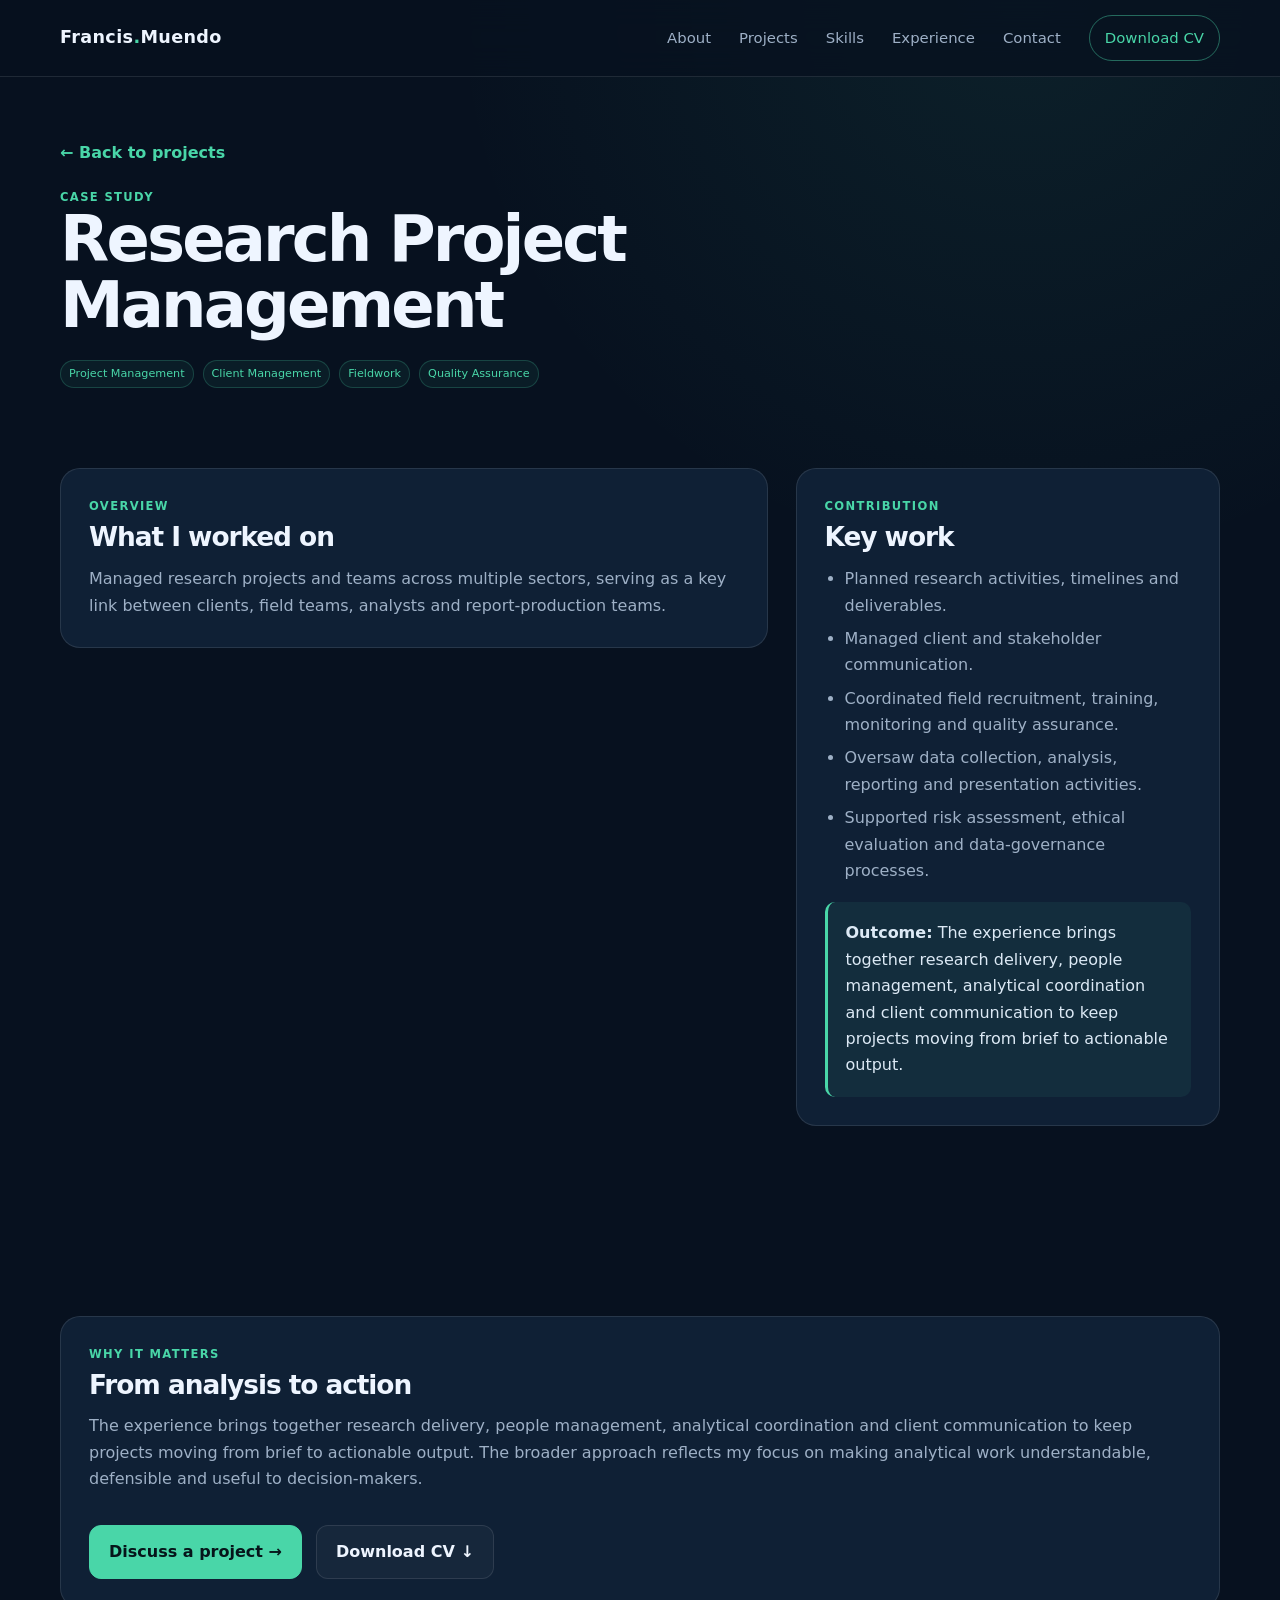
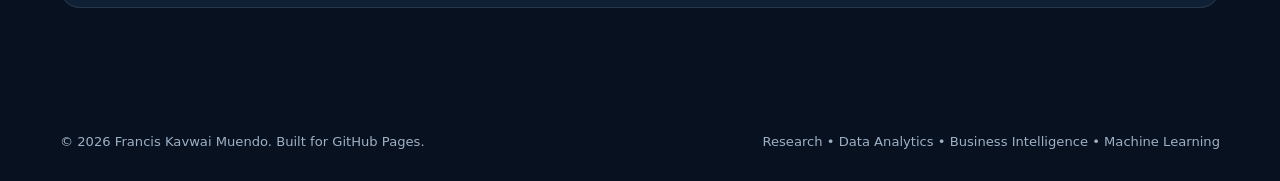
<file: project-management.html>
<!DOCTYPE html>
<html lang="en">
<head>
<meta charset="UTF-8"><meta name="viewport" content="width=device-width, initial-scale=1.0">
<meta name="description" content="End-to-end coordination of quantitative and qualitative research projects, from design and fieldwork to analysis, reporting and client dissemination.">
<title>Research Project Management | Francis Muendo</title>
<link rel="stylesheet" href="style.css">
</head>
<body>

<nav class="nav">
  <div class="container nav-inner">
    <a class="logo" href="index.html">Francis<span>.</span>Muendo</a>
    <button class="menu-btn" aria-label="Open navigation" aria-expanded="false">☰</button>
    <div class="nav-links">
      <a href="index.html#about">About</a>
      <a href="index.html#projects">Projects</a>
      <a href="index.html#skills">Skills</a>
      <a href="index.html#experience">Experience</a>
      <a href="index.html#contact">Contact</a>
      <a class="nav-cta" href="Francis-Muendo-CV.pdf">Download CV</a>
    </div>
  </div>
</nav>

<main>
<section class="project-hero">
 <div class="container">
  <a class="back" href="index.html#projects">← Back to projects</a>
  <div class="kicker">Case study</div>
  <h1>Research Project Management</h1>
  <div class="project-meta"><span class="tag">Project Management</span><span class="tag">Client Management</span><span class="tag">Fieldwork</span><span class="tag">Quality Assurance</span></div>
 </div>
</section>
<section style="padding-top:15px">
 <div class="container detail-grid">
  <article class="detail-card reveal">
   <div class="kicker">Overview</div><h2>What I worked on</h2>
   <p>Managed research projects and teams across multiple sectors, serving as a key link between clients, field teams, analysts and report-production teams.</p>
   
  </article>
  <aside class="detail-card reveal">
   <div class="kicker">Contribution</div><h2>Key work</h2>
   <ul><li>Planned research activities, timelines and deliverables.</li><li>Managed client and stakeholder communication.</li><li>Coordinated field recruitment, training, monitoring and quality assurance.</li><li>Oversaw data collection, analysis, reporting and presentation activities.</li><li>Supported risk assessment, ethical evaluation and data-governance processes.</li></ul>
   <div class="callout"><strong>Outcome:</strong> The experience brings together research delivery, people management, analytical coordination and client communication to keep projects moving from brief to actionable output.</div>
  </aside>
 </div>
</section>
<section>
 <div class="container">
  <div class="detail-card reveal">
   <div class="kicker">Why it matters</div>
   <h2>From analysis to action</h2>
   <p>The experience brings together research delivery, people management, analytical coordination and client communication to keep projects moving from brief to actionable output. The broader approach reflects my focus on making analytical work understandable, defensible and useful to decision-makers.</p>
   <div class="actions"><a class="btn btn-primary" href="index.html#contact">Discuss a project →</a><a class="btn btn-secondary" href="Francis-Muendo-CV.pdf" download>Download CV ↓</a></div>
  </div>
 </div>
</section>
</main>

<footer>
  <div class="container footer-inner">
    <p>© <span data-year></span> Francis Kavwai Muendo. Built for GitHub Pages.</p>
    <p>Research • Data Analytics • Business Intelligence • Machine Learning</p>
  </div>
</footer>

<script src="script.js"></script>
</body>
</html>
</file>
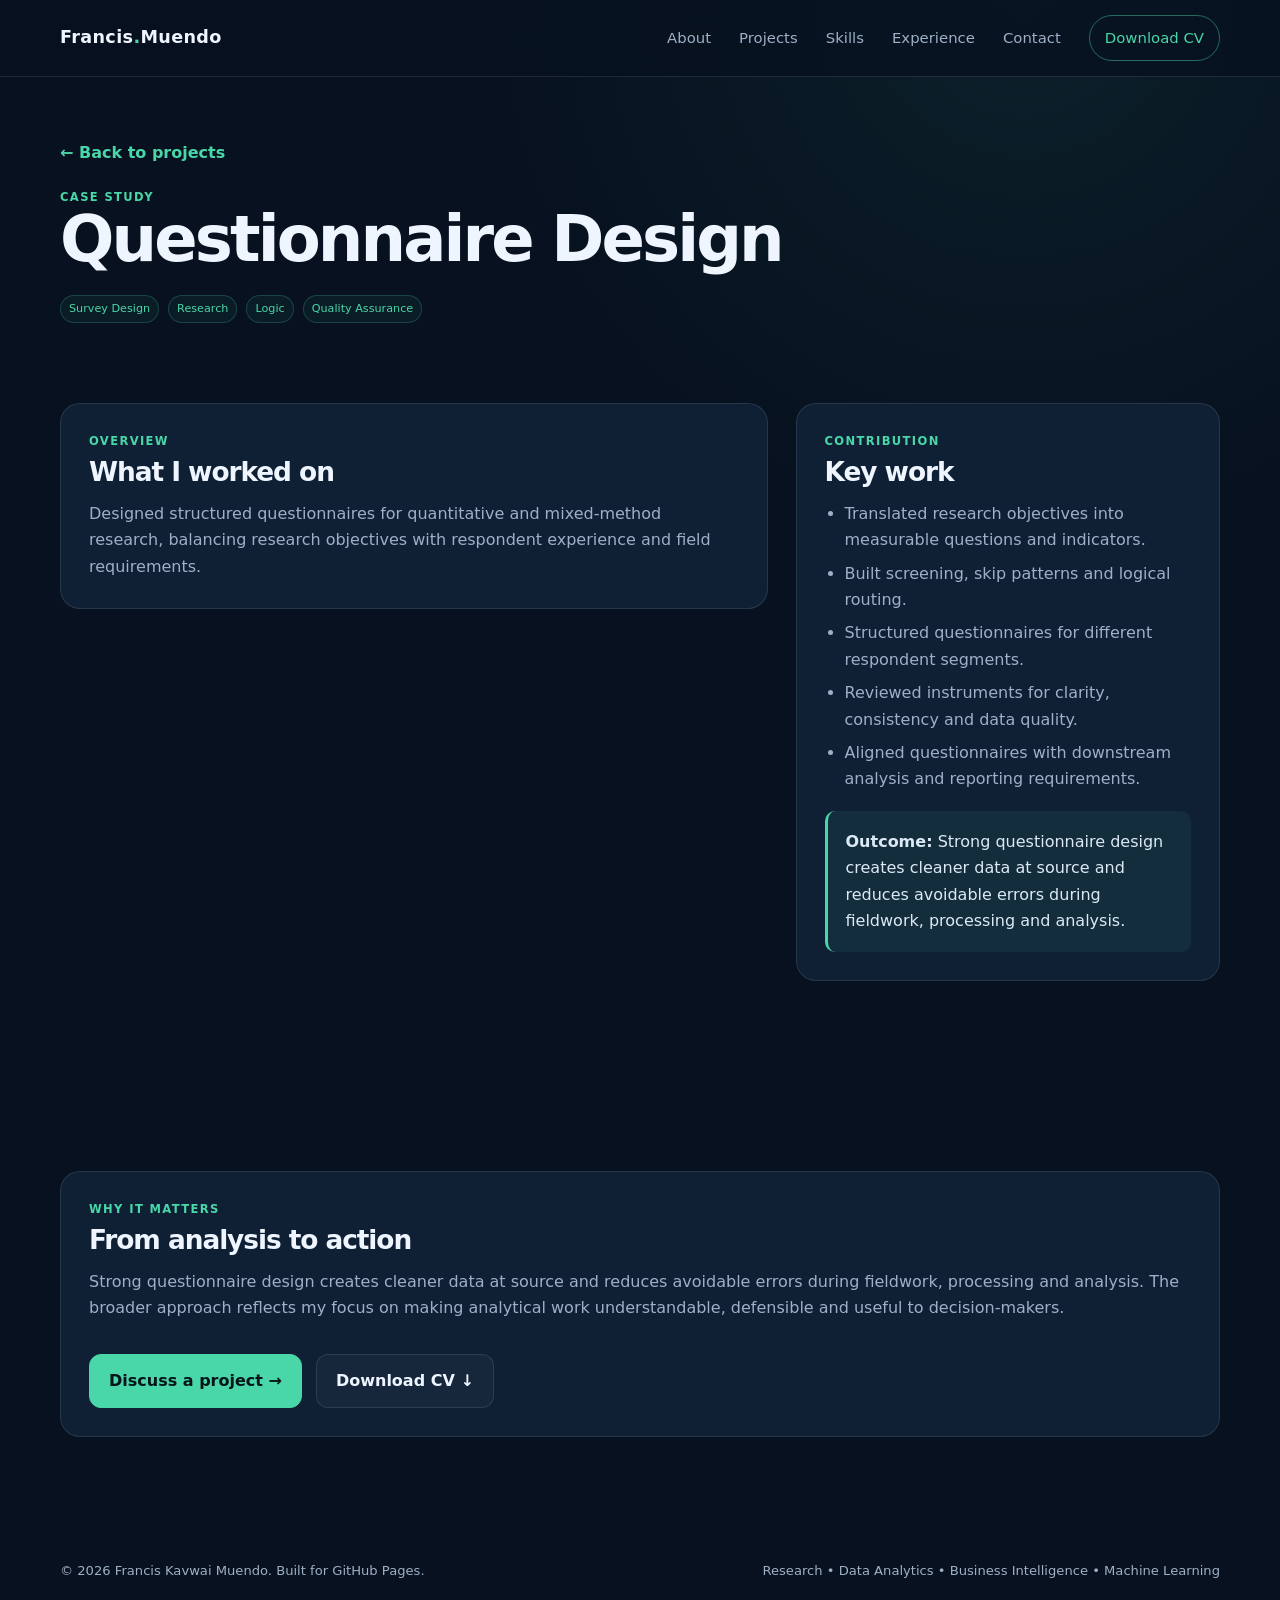
<file: questionnaire-design.html>
<!DOCTYPE html>
<html lang="en">
<head>
<meta charset="UTF-8"><meta name="viewport" content="width=device-width, initial-scale=1.0">
<meta name="description" content="Research questionnaire design covering screening, routing, measurement frameworks, quality checks and field usability.">
<title>Questionnaire Design | Francis Muendo</title>
<link rel="stylesheet" href="style.css">
</head>
<body>

<nav class="nav">
  <div class="container nav-inner">
    <a class="logo" href="index.html">Francis<span>.</span>Muendo</a>
    <button class="menu-btn" aria-label="Open navigation" aria-expanded="false">☰</button>
    <div class="nav-links">
      <a href="index.html#about">About</a>
      <a href="index.html#projects">Projects</a>
      <a href="index.html#skills">Skills</a>
      <a href="index.html#experience">Experience</a>
      <a href="index.html#contact">Contact</a>
      <a class="nav-cta" href="Francis-Muendo-CV.pdf">Download CV</a>
    </div>
  </div>
</nav>

<main>
<section class="project-hero">
 <div class="container">
  <a class="back" href="index.html#projects">← Back to projects</a>
  <div class="kicker">Case study</div>
  <h1>Questionnaire Design</h1>
  <div class="project-meta"><span class="tag">Survey Design</span><span class="tag">Research</span><span class="tag">Logic</span><span class="tag">Quality Assurance</span></div>
 </div>
</section>
<section style="padding-top:15px">
 <div class="container detail-grid">
  <article class="detail-card reveal">
   <div class="kicker">Overview</div><h2>What I worked on</h2>
   <p>Designed structured questionnaires for quantitative and mixed-method research, balancing research objectives with respondent experience and field requirements.</p>
   
  </article>
  <aside class="detail-card reveal">
   <div class="kicker">Contribution</div><h2>Key work</h2>
   <ul><li>Translated research objectives into measurable questions and indicators.</li><li>Built screening, skip patterns and logical routing.</li><li>Structured questionnaires for different respondent segments.</li><li>Reviewed instruments for clarity, consistency and data quality.</li><li>Aligned questionnaires with downstream analysis and reporting requirements.</li></ul>
   <div class="callout"><strong>Outcome:</strong> Strong questionnaire design creates cleaner data at source and reduces avoidable errors during fieldwork, processing and analysis.</div>
  </aside>
 </div>
</section>
<section>
 <div class="container">
  <div class="detail-card reveal">
   <div class="kicker">Why it matters</div>
   <h2>From analysis to action</h2>
   <p>Strong questionnaire design creates cleaner data at source and reduces avoidable errors during fieldwork, processing and analysis. The broader approach reflects my focus on making analytical work understandable, defensible and useful to decision-makers.</p>
   <div class="actions"><a class="btn btn-primary" href="index.html#contact">Discuss a project →</a><a class="btn btn-secondary" href="Francis-Muendo-CV.pdf" download>Download CV ↓</a></div>
  </div>
 </div>
</section>
</main>

<footer>
  <div class="container footer-inner">
    <p>© <span data-year></span> Francis Kavwai Muendo. Built for GitHub Pages.</p>
    <p>Research • Data Analytics • Business Intelligence • Machine Learning</p>
  </div>
</footer>

<script src="script.js"></script>
</body>
</html>
</file>
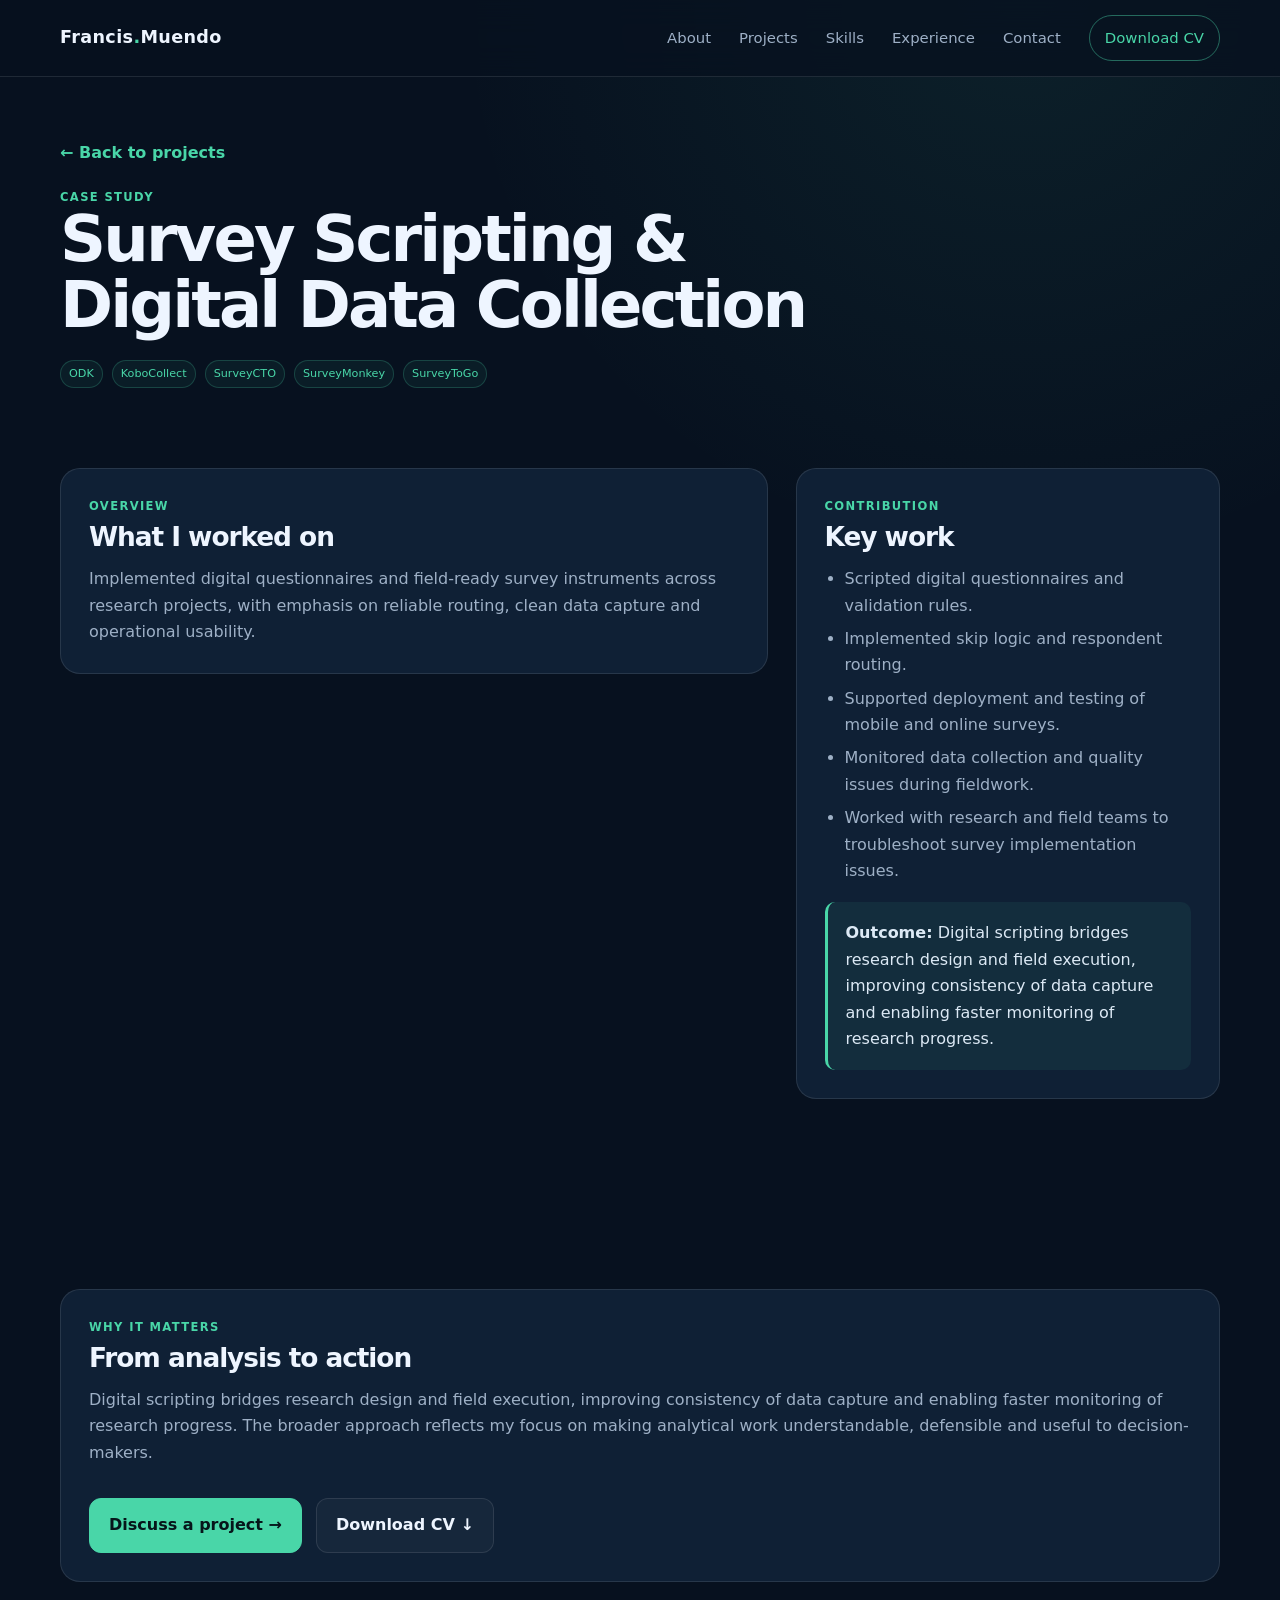
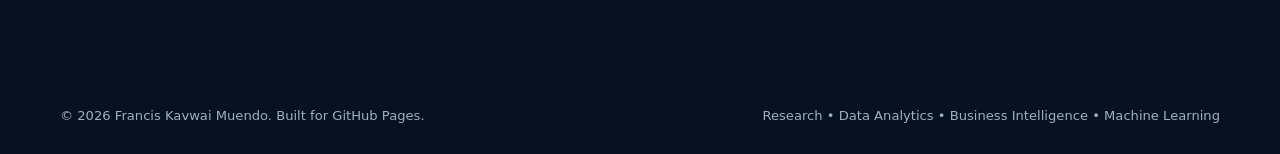
<file: survey-scripting.html>
<!DOCTYPE html>
<html lang="en">
<head>
<meta charset="UTF-8"><meta name="viewport" content="width=device-width, initial-scale=1.0">
<meta name="description" content="Questionnaire scripting and digital data-collection implementation using ODK, KoboCollect, SurveyCTO, SurveyMonkey and SurveyToGo.">
<title>Survey Scripting & Digital Data Collection | Francis Muendo</title>
<link rel="stylesheet" href="style.css">
</head>
<body>

<nav class="nav">
  <div class="container nav-inner">
    <a class="logo" href="index.html">Francis<span>.</span>Muendo</a>
    <button class="menu-btn" aria-label="Open navigation" aria-expanded="false">☰</button>
    <div class="nav-links">
      <a href="index.html#about">About</a>
      <a href="index.html#projects">Projects</a>
      <a href="index.html#skills">Skills</a>
      <a href="index.html#experience">Experience</a>
      <a href="index.html#contact">Contact</a>
      <a class="nav-cta" href="Francis-Muendo-CV.pdf">Download CV</a>
    </div>
  </div>
</nav>

<main>
<section class="project-hero">
 <div class="container">
  <a class="back" href="index.html#projects">← Back to projects</a>
  <div class="kicker">Case study</div>
  <h1>Survey Scripting & Digital Data Collection</h1>
  <div class="project-meta"><span class="tag">ODK</span><span class="tag">KoboCollect</span><span class="tag">SurveyCTO</span><span class="tag">SurveyMonkey</span><span class="tag">SurveyToGo</span></div>
 </div>
</section>
<section style="padding-top:15px">
 <div class="container detail-grid">
  <article class="detail-card reveal">
   <div class="kicker">Overview</div><h2>What I worked on</h2>
   <p>Implemented digital questionnaires and field-ready survey instruments across research projects, with emphasis on reliable routing, clean data capture and operational usability.</p>
   
  </article>
  <aside class="detail-card reveal">
   <div class="kicker">Contribution</div><h2>Key work</h2>
   <ul><li>Scripted digital questionnaires and validation rules.</li><li>Implemented skip logic and respondent routing.</li><li>Supported deployment and testing of mobile and online surveys.</li><li>Monitored data collection and quality issues during fieldwork.</li><li>Worked with research and field teams to troubleshoot survey implementation issues.</li></ul>
   <div class="callout"><strong>Outcome:</strong> Digital scripting bridges research design and field execution, improving consistency of data capture and enabling faster monitoring of research progress.</div>
  </aside>
 </div>
</section>
<section>
 <div class="container">
  <div class="detail-card reveal">
   <div class="kicker">Why it matters</div>
   <h2>From analysis to action</h2>
   <p>Digital scripting bridges research design and field execution, improving consistency of data capture and enabling faster monitoring of research progress. The broader approach reflects my focus on making analytical work understandable, defensible and useful to decision-makers.</p>
   <div class="actions"><a class="btn btn-primary" href="index.html#contact">Discuss a project →</a><a class="btn btn-secondary" href="Francis-Muendo-CV.pdf" download>Download CV ↓</a></div>
  </div>
 </div>
</section>
</main>

<footer>
  <div class="container footer-inner">
    <p>© <span data-year></span> Francis Kavwai Muendo. Built for GitHub Pages.</p>
    <p>Research • Data Analytics • Business Intelligence • Machine Learning</p>
  </div>
</footer>

<script src="script.js"></script>
</body>
</html>
</file>
<file: style.css>
:root{
  --bg:#07111f;
  --bg-2:#0b1728;
  --surface:#0f2035;
  --surface-2:#132942;
  --text:#eef5ff;
  --muted:#9eb0c6;
  --line:rgba(255,255,255,.10);
  --accent:#49d6a8;
  --accent-2:#62a8ff;
  --gold:#f6c85f;
  --danger:#ff7b7b;
  --shadow:0 20px 60px rgba(0,0,0,.28);
  --radius:20px;
  --max:1160px;
}
*{box-sizing:border-box;margin:0;padding:0}
html{scroll-behavior:smooth}
body{
  font-family:Inter,ui-sans-serif,system-ui,-apple-system,BlinkMacSystemFont,"Segoe UI",sans-serif;
  background:radial-gradient(circle at 80% 0%,rgba(73,214,168,.08),transparent 28%),var(--bg);
  color:var(--text);line-height:1.65;
}
a{color:inherit;text-decoration:none}
img{max-width:100%;display:block}
.container{width:min(var(--max),92%);margin:auto}
.nav{
  position:fixed;top:0;left:0;right:0;z-index:100;
  background:rgba(7,17,31,.78);backdrop-filter:blur(16px);
  border-bottom:1px solid var(--line);
}
.nav-inner{height:76px;display:flex;align-items:center;justify-content:space-between}
.logo{font-weight:800;letter-spacing:.02em;font-size:1.1rem}
.logo span{color:var(--accent)}
.nav-links{display:flex;gap:28px;align-items:center}
.nav-links a{color:var(--muted);font-size:.93rem;transition:.25s}
.nav-links a:hover,.nav-links a.active{color:var(--text)}
.nav-cta{padding:10px 15px;border:1px solid rgba(73,214,168,.45);border-radius:999px;color:var(--accent)!important}
.menu-btn{display:none;background:none;border:0;color:var(--text);font-size:1.6rem}
.hero{padding:150px 0 95px;min-height:92vh;display:flex;align-items:center}
.hero-grid{display:grid;grid-template-columns:1.18fr .82fr;gap:58px;align-items:center}
.eyebrow{display:inline-flex;gap:9px;align-items:center;color:var(--accent);font-weight:700;text-transform:uppercase;letter-spacing:.13em;font-size:.76rem;margin-bottom:18px}
.dot{width:8px;height:8px;background:var(--accent);border-radius:50%;box-shadow:0 0 0 6px rgba(73,214,168,.1)}
h1{font-size:clamp(2.55rem,5vw,4.35rem);line-height:1.02;letter-spacing:-.045em;margin-bottom:22px;max-width:850px}
h1 .accent{color:var(--accent)}
.hero-copy{font-size:1.02rem;color:var(--muted);max-width:650px;line-height:1.7}
.actions{display:flex;gap:14px;flex-wrap:wrap;margin-top:32px}
.btn{display:inline-flex;align-items:center;justify-content:center;gap:9px;padding:13px 19px;border-radius:12px;font-weight:750;border:1px solid var(--line);transition:.25s;cursor:pointer}
.btn:hover{transform:translateY(-2px)}
.btn-primary{background:var(--accent);color:#06151a;border-color:var(--accent)}
.btn-secondary{background:rgba(255,255,255,.03)}
.hero-card{
  background:linear-gradient(145deg,rgba(73,214,168,.14),rgba(98,168,255,.06));
  border:1px solid rgba(73,214,168,.22);border-radius:28px;padding:26px;box-shadow:var(--shadow);
  animation:float 6s ease-in-out infinite;
}

.profile-photo{overflow:hidden}
.profile-photo img{width:100%;height:100%;object-fit:cover;object-position:center 18%;position:relative;z-index:2}
.profile-orbit{height:330px;border-radius:22px;background:radial-gradient(circle,rgba(73,214,168,.20),transparent 38%),linear-gradient(145deg,#0f2941,#091525);display:grid;place-items:center;position:relative;overflow:hidden}
.profile-orbit:before,.profile-orbit:after{content:"";position:absolute;border:1px solid rgba(73,214,168,.2);border-radius:50%}
.profile-orbit:before{width:270px;height:270px}
.profile-orbit:after{width:190px;height:190px}
.initials{width:105px;height:105px;border-radius:50%;display:grid;place-items:center;background:var(--accent);color:#07111f;font-size:2rem;font-weight:900;z-index:2}
.metric-strip{display:grid;grid-template-columns:repeat(3,1fr);gap:10px;margin-top:14px}
.metric{background:rgba(255,255,255,.04);border:1px solid var(--line);border-radius:13px;padding:12px;text-align:center}
.metric strong{display:block;font-size:1.15rem}.metric span{color:var(--muted);font-size:.72rem}
section{padding:95px 0}
.section-head{display:flex;justify-content:space-between;gap:30px;align-items:end;margin-bottom:36px}
.kicker{color:var(--accent);font-weight:800;text-transform:uppercase;letter-spacing:.12em;font-size:.72rem}
h2{font-size:clamp(2rem,4vw,3.1rem);line-height:1.05;letter-spacing:-.04em;margin-top:7px}
.section-head p{color:var(--muted);max-width:520px}
.project-grid{display:grid;grid-template-columns:repeat(2,1fr);gap:22px}
.project-card{background:var(--surface);border:1px solid var(--line);border-radius:var(--radius);overflow:hidden;transition:.3s}
.project-card:hover{transform:translateY(-6px);border-color:rgba(73,214,168,.35);box-shadow:var(--shadow)}
.project-image{height:245px;background:#0b1728;overflow:hidden}
.project-image img{width:100%;height:100%;object-fit:cover;object-position:center;display:block;transition:.45s}
.project-card:hover .project-image img{transform:scale(1.035)}
.project-body{padding:22px}
.tags{display:flex;gap:7px;flex-wrap:wrap;margin-bottom:13px}
.tag{font-size:.7rem;color:var(--accent);border:1px solid rgba(73,214,168,.22);background:rgba(73,214,168,.06);padding:4px 8px;border-radius:999px}
.project-body h3{font-size:1.25rem;margin-bottom:8px}
.project-body p{color:var(--muted);font-size:.93rem}
.card-link{display:inline-flex;margin-top:17px;color:var(--accent);font-weight:750;font-size:.9rem}
.skills{display:grid;grid-template-columns:repeat(3,1fr);gap:18px}
.skill-card{padding:24px;background:var(--surface);border:1px solid var(--line);border-radius:var(--radius)}
.skill-icon{font-size:1.5rem;margin-bottom:14px}.skill-card h3{margin-bottom:8px}.skill-card p{color:var(--muted);font-size:.9rem}
.skill-list{display:flex;flex-wrap:wrap;gap:8px;margin-top:16px}.skill-list span{background:rgba(255,255,255,.045);border:1px solid var(--line);padding:6px 9px;border-radius:8px;font-size:.76rem;color:#d8e4f2}
.timeline{position:relative;max-width:900px;margin:auto}.timeline:before{content:"";position:absolute;left:12px;top:0;bottom:0;width:1px;background:var(--line)}
.timeline-item{position:relative;padding-left:50px;margin-bottom:36px}.timeline-dot{position:absolute;left:6px;top:8px;width:13px;height:13px;border-radius:50%;background:var(--accent);box-shadow:0 0 0 6px rgba(73,214,168,.09)}
.timeline-item .date{color:var(--accent);font-size:.78rem;font-weight:800}.timeline-item h3{margin:5px 0}.timeline-item h4{color:#cad7e8;font-size:.92rem;font-weight:600}.timeline-item p{color:var(--muted);margin-top:8px}
.about-grid{display:grid;grid-template-columns:.8fr 1.2fr;gap:35px;align-items:start}.about-panel{background:var(--surface);border:1px solid var(--line);border-radius:var(--radius);padding:28px}.about-panel p{color:var(--muted);margin-top:13px}.stats{display:grid;grid-template-columns:repeat(2,1fr);gap:12px;margin-top:22px}.stat{padding:18px;background:rgba(255,255,255,.035);border-radius:13px}.stat strong{font-size:1.55rem}.stat span{display:block;color:var(--muted);font-size:.78rem}
.contact{background:linear-gradient(145deg,rgba(73,214,168,.10),rgba(98,168,255,.06));border-top:1px solid var(--line);border-bottom:1px solid var(--line)}
.contact-grid{display:grid;grid-template-columns:1fr 1fr;gap:28px}.contact-card{padding:30px;background:rgba(7,17,31,.42);border:1px solid var(--line);border-radius:var(--radius)}
.contact-row{display:flex;gap:14px;padding:15px 0;border-bottom:1px solid var(--line)}.contact-row:last-child{border:0}.contact-row strong{min-width:75px}.contact-row span,.contact-row a{color:var(--muted)}
footer{padding:28px 0;color:var(--muted);font-size:.82rem}.footer-inner{display:flex;justify-content:space-between;gap:20px}
.project-hero{padding:140px 0 65px}.project-hero h1{font-size:clamp(2.35rem,5vw,4.1rem);max-width:850px}.project-meta{display:flex;gap:9px;flex-wrap:wrap;margin-top:22px}
.detail-grid{display:grid;grid-template-columns:1.25fr .75fr;gap:28px;align-items:start}.detail-card{background:var(--surface);border:1px solid var(--line);border-radius:var(--radius);padding:28px}.detail-card h2{font-size:1.65rem;margin-bottom:15px}.detail-card p,.detail-card li{color:var(--muted)}.detail-card ul{padding-left:20px;margin-top:10px}.detail-card li{margin:7px 0}.case-image{border-radius:18px;border:1px solid var(--line);overflow:hidden;margin-top:25px;background:#07111f}.case-image img{width:100%;height:auto}
.callout{padding:18px;border-left:3px solid var(--accent);background:rgba(73,214,168,.07);border-radius:10px;margin-top:18px;color:#dce9f5}
.back{display:inline-flex;color:var(--accent);font-weight:700;margin-bottom:22px}
.reveal{opacity:0;transform:translateY(20px);transition:opacity .7s ease,transform .7s ease}.reveal.visible{opacity:1;transform:none}
@keyframes float{0%,100%{transform:translateY(0)}50%{transform:translateY(-7px)}}
@media(max-width:900px){
 .hero-grid,.about-grid,.detail-grid,.contact-grid{grid-template-columns:1fr}
 .hero{padding-top:125px}.hero-card{max-width:600px}
 .skills{grid-template-columns:repeat(2,1fr)}
 .nav-links{display:none;position:absolute;top:76px;left:0;right:0;background:var(--bg-2);padding:18px 4%;border-bottom:1px solid var(--line);flex-direction:column;align-items:flex-start}
 .nav-links.open{display:flex}.menu-btn{display:block}
}
@media(max-width:650px){
 section{padding:70px 0}.project-grid,.skills{grid-template-columns:1fr}
 h1{font-size:2.65rem;line-height:1.05}.hero{min-height:auto;padding-bottom:65px}.profile-orbit{height:270px}
 .metric-strip{grid-template-columns:1fr 1fr 1fr}.section-head{display:block}.section-head p{margin-top:14px}
 .footer-inner{display:block}.footer-inner p+ p{margin-top:8px}
 .project-image{height:210px}
}

.featured-project{border-color:rgba(73,214,168,.42);box-shadow:0 18px 50px rgba(0,0,0,.18)}
.featured-project .tag:first-child{border-color:rgba(73,214,168,.45);color:#72e4bf}
</file>
